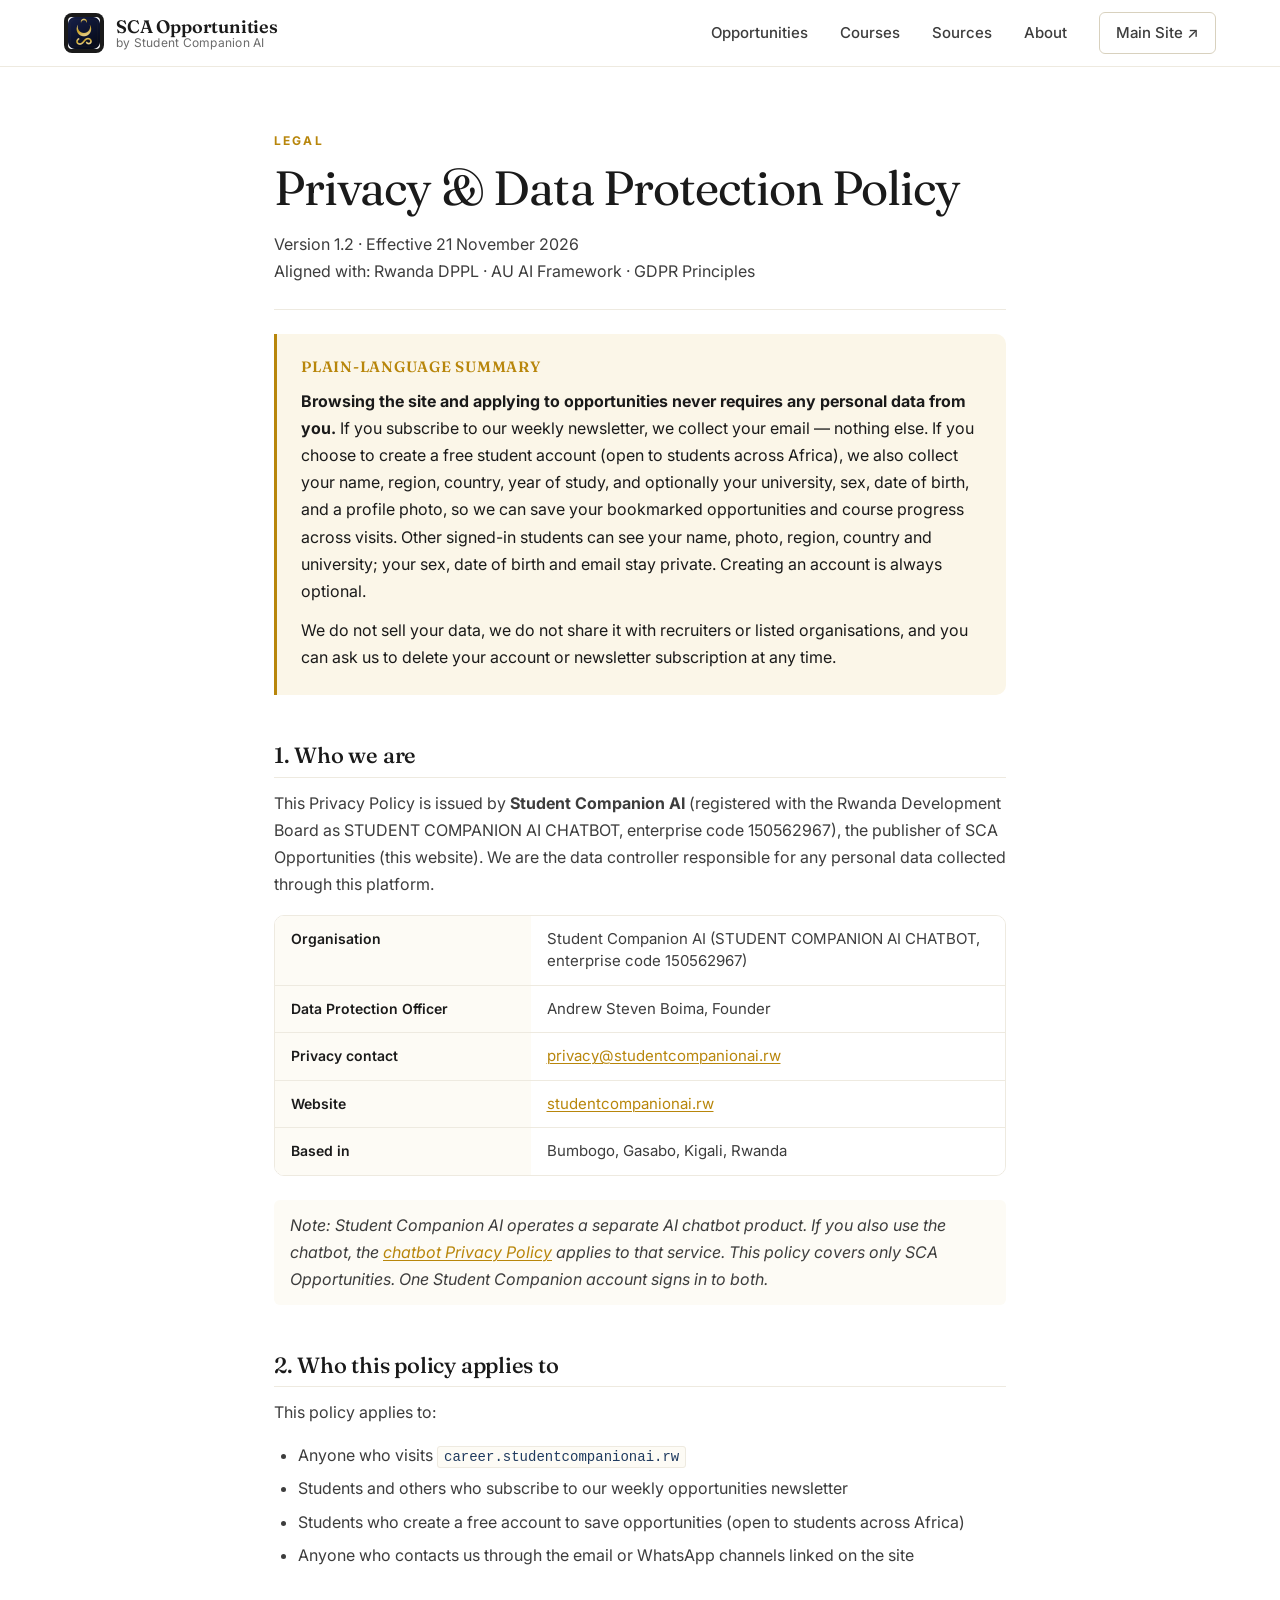
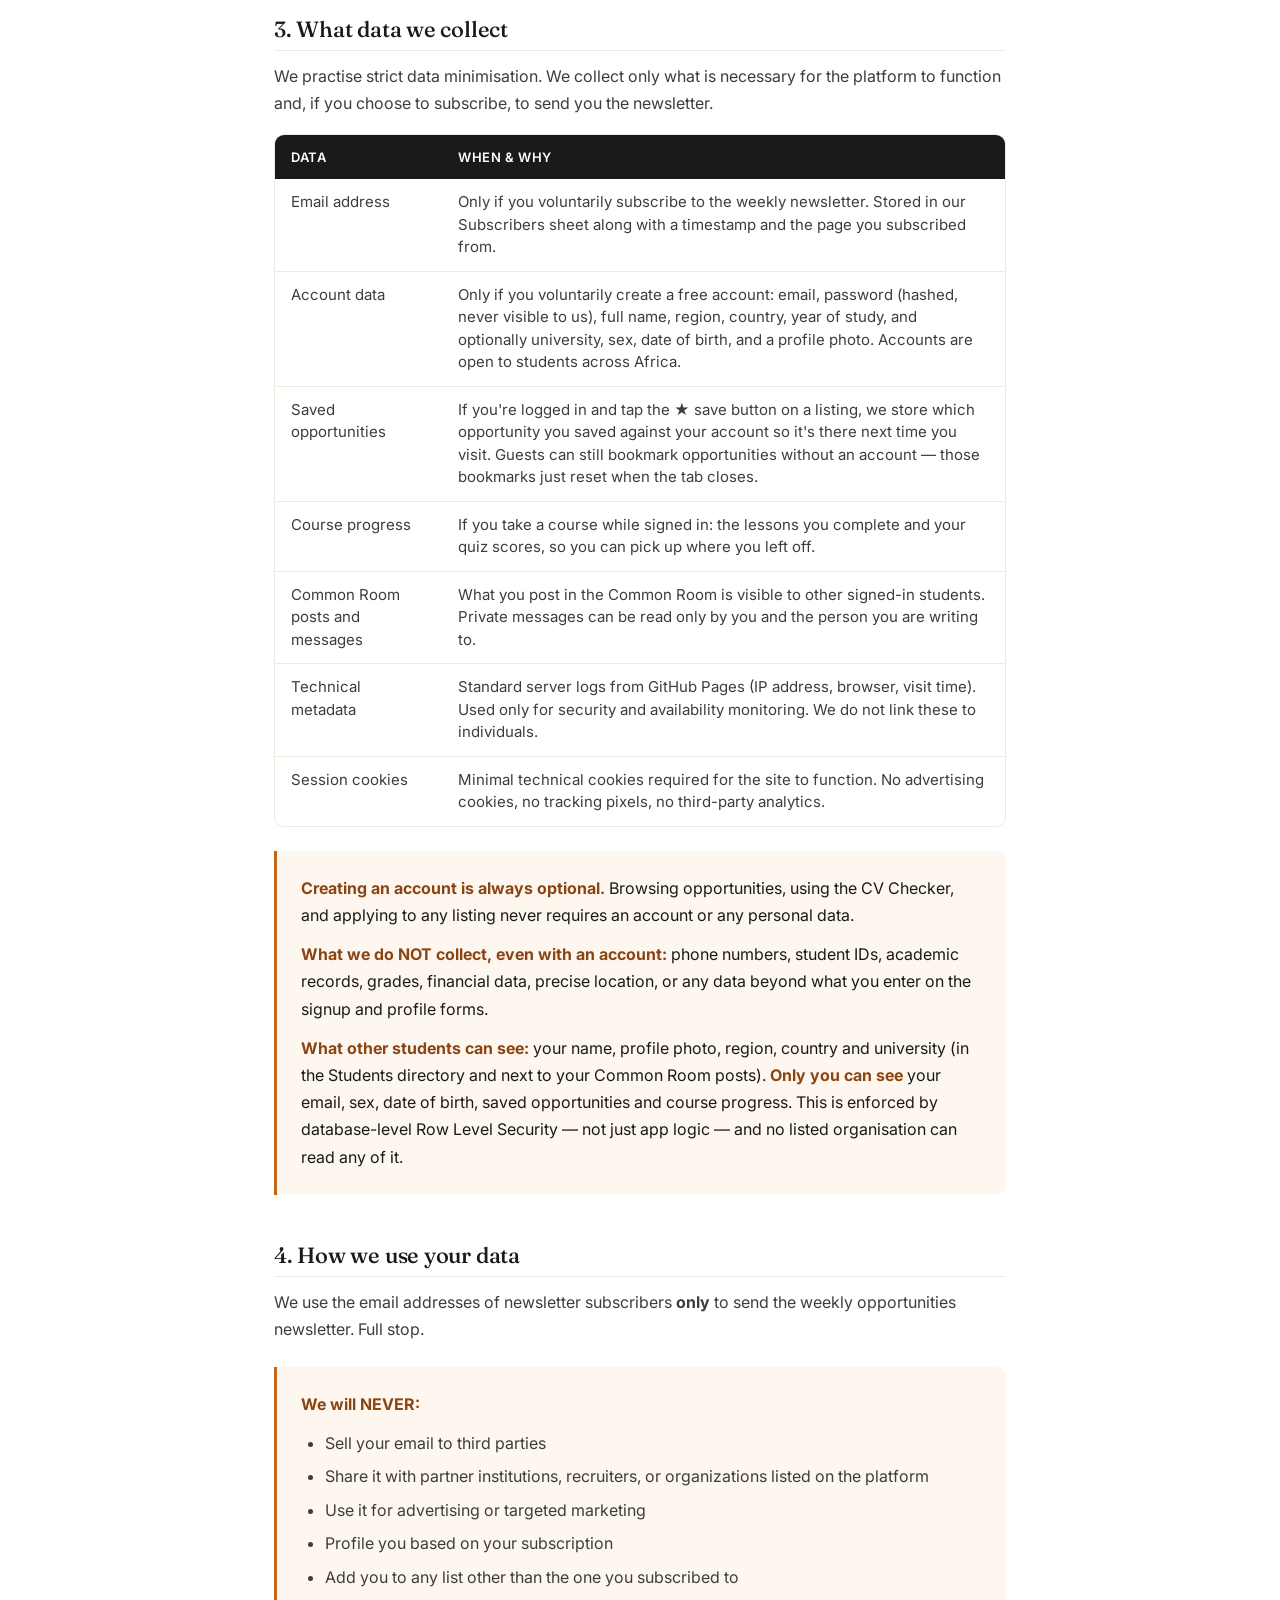
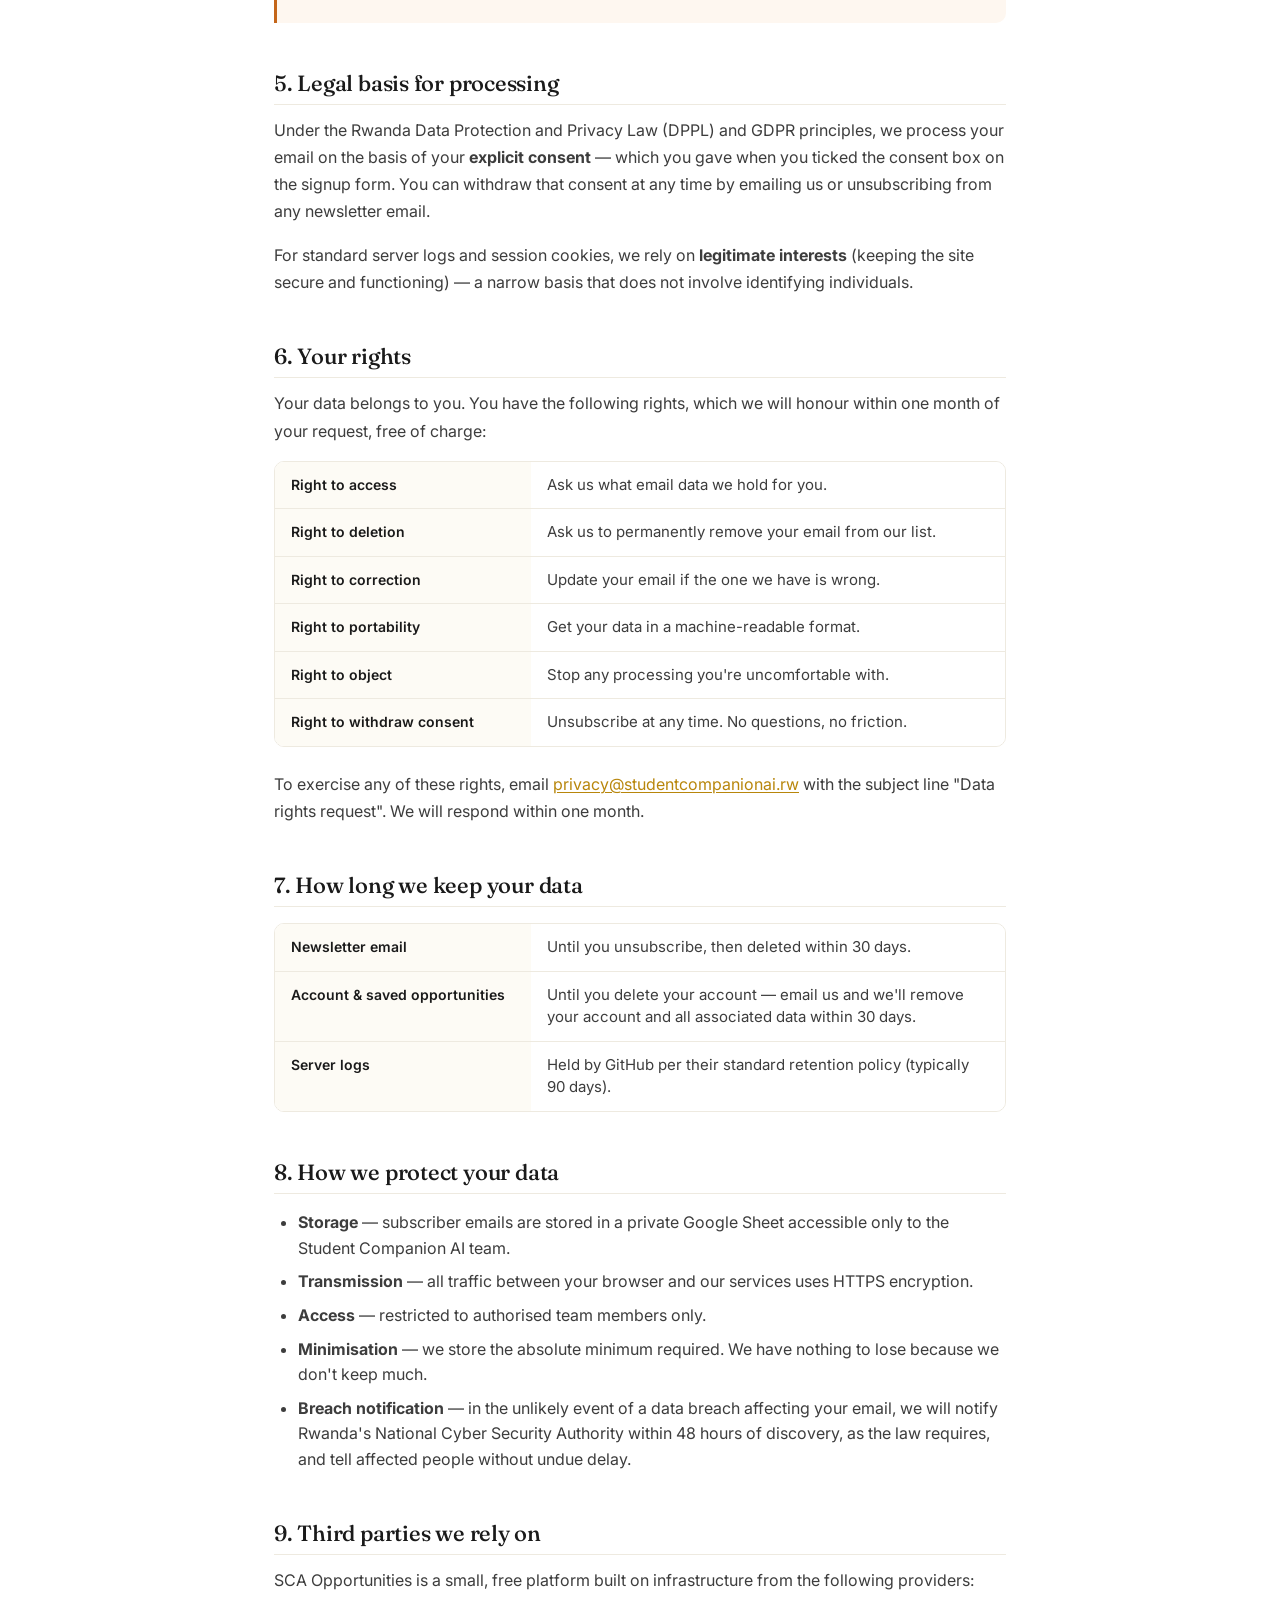
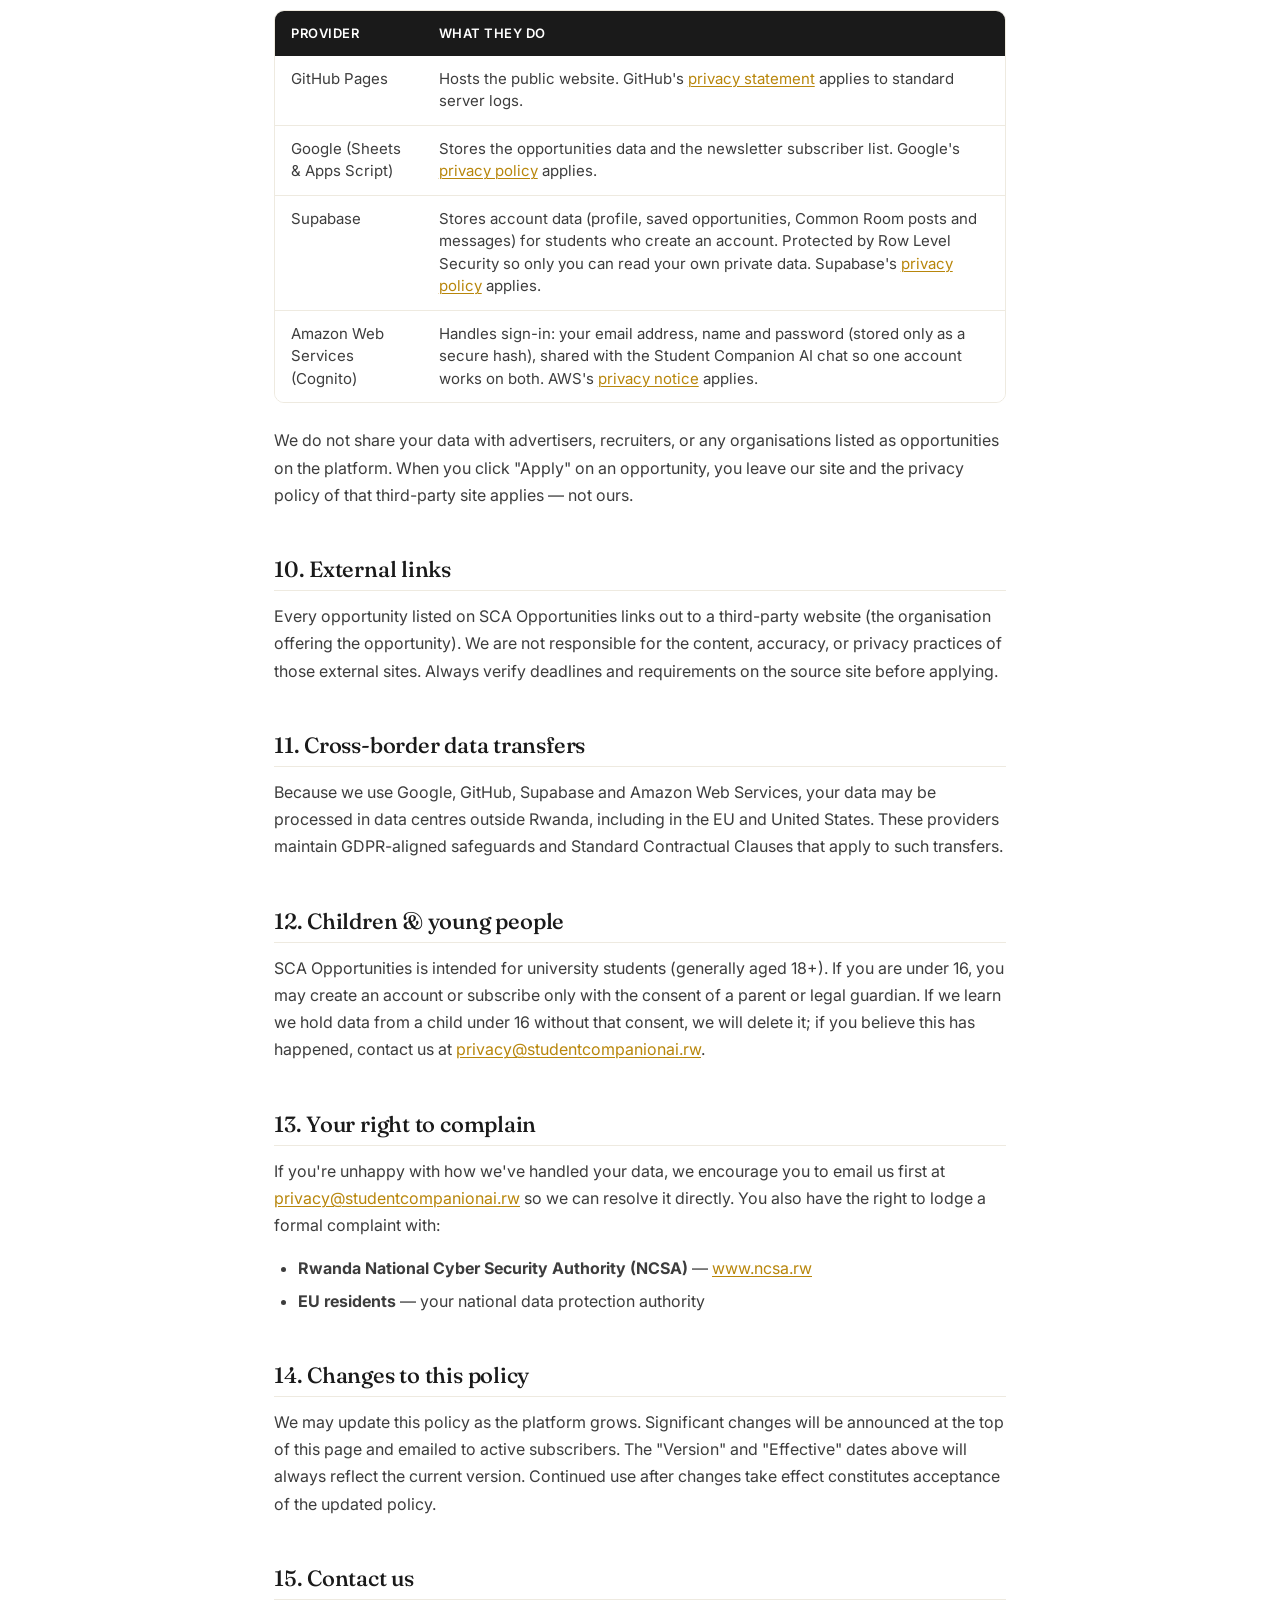
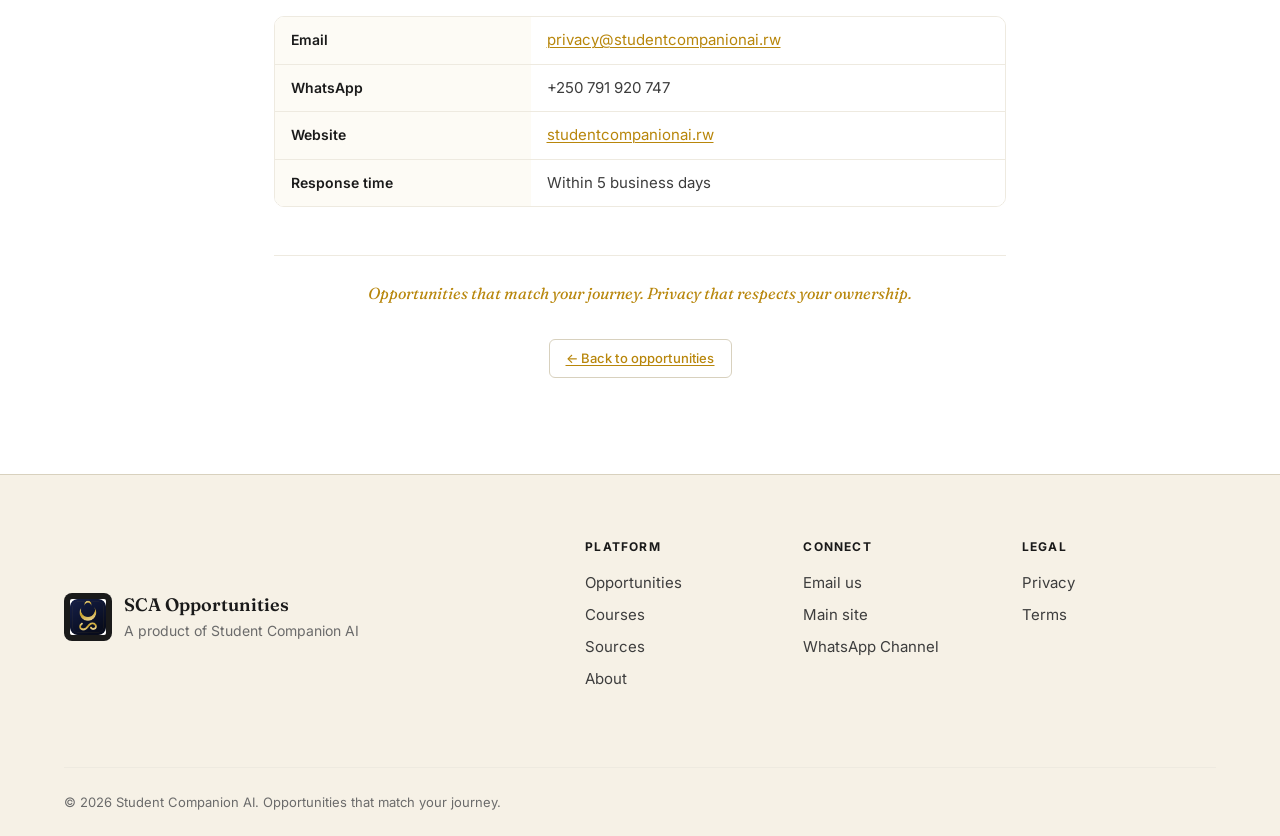
<file: privacy.html>
<!DOCTYPE html>
<html lang="en">
<head>
  <meta charset="UTF-8" />
  <meta name="viewport" content="width=device-width, initial-scale=1.0, viewport-fit=cover" />
  <title>Privacy Policy — SCA Opportunities</title>
  <meta name="description" content="Privacy and data protection policy for SCA Opportunities, a Student Companion AI product." />

  <meta name="theme-color" content="#1A1A1A" />
  <link rel="manifest" href="site.webmanifest" />
  <meta name="mobile-web-app-capable" content="yes" />
  <meta name="apple-mobile-web-app-capable" content="yes" />
  <meta name="apple-mobile-web-app-status-bar-style" content="black-translucent" />
  <meta name="apple-mobile-web-app-title" content="SCA Opps" />
  <link rel="icon" type="image/png" href="assets/logo.png" />
  <link rel="apple-touch-icon" href="assets/icon-192.png" />

  <link rel="preconnect" href="https://fonts.googleapis.com" />
  <link rel="preconnect" href="https://fonts.gstatic.com" crossorigin />
  <link href="https://fonts.googleapis.com/css2?family=Fraunces:ital,opsz,wght@0,9..144,300;0,9..144,400;0,9..144,500;0,9..144,600;0,9..144,700;1,9..144,400&family=Inter:wght@300;400;500;600;700&display=swap" rel="stylesheet" />

  <link rel="stylesheet" href="styles.css" />
  <link rel="stylesheet" href="legal.css" />
</head>
<body>

  <!-- ========== HEADER ========== -->
  <header class="site-header" role="banner">
    <div class="container header-inner">
      <a href="index.html" class="brand" aria-label="SCA Opportunities home">
        <img src="assets/logo.png" alt="" class="brand-mark" />
        <div class="brand-text">
          <span class="brand-name">SCA Opportunities</span>
          <span class="brand-sub">by Student Companion AI</span>
        </div>
      </a>

      <nav class="site-nav" aria-label="Primary">
        <a href="index.html#opportunities">Opportunities</a>
        <a href="courses.html">Courses</a>
        <a href="index.html#sources">Sources</a>
        <a href="index.html#about">About</a>
        <a href="https://studentcompanionai.rw" target="_blank" rel="noopener" class="nav-cta">Main Site ↗</a>
      </nav>
    </div>
  </header>

  <!-- ========== LEGAL PAGE ========== -->
  <main class="legal">
    <div class="container legal-container">

      <div class="legal-eyebrow">Legal</div>
      <h1 class="legal-title">Privacy &amp; Data Protection Policy</h1>
      <p class="legal-meta">
        Version 1.2 · Effective 21 November 2026<br/>
        Aligned with: Rwanda DPPL · AU AI Framework · GDPR Principles
      </p>

      <!-- Plain language summary -->
      <div class="legal-callout">
        <h2 class="legal-callout-title">Plain-language summary</h2>
        <p><strong>Browsing the site and applying to opportunities never requires any personal data from you.</strong> If you subscribe to our weekly newsletter, we collect your email — nothing else. If you choose to create a free student account (open to students across Africa), we also collect your name, region, country, year of study, and optionally your university, sex, date of birth, and a profile photo, so we can save your bookmarked opportunities and course progress across visits. Other signed-in students can see your name, photo, region, country and university; your sex, date of birth and email stay private. Creating an account is always optional.</p>
        <p>We do not sell your data, we do not share it with recruiters or listed organisations, and you can ask us to delete your account or newsletter subscription at any time.</p>
      </div>

      <!-- Section 1 -->
      <h2 class="legal-h2">1. Who we are</h2>
      <p>This Privacy Policy is issued by <strong>Student Companion AI</strong> (registered with the Rwanda Development Board as STUDENT COMPANION AI CHATBOT, enterprise code 150562967), the publisher of SCA Opportunities (this website). We are the data controller responsible for any personal data collected through this platform.</p>

      <div class="legal-table-wrap">
        <table class="legal-table">
          <tbody>
            <tr><th>Organisation</th><td>Student Companion AI (STUDENT COMPANION AI CHATBOT, enterprise code 150562967)</td></tr>
            <tr><th>Data Protection Officer</th><td>Andrew Steven Boima, Founder</td></tr>
            <tr><th>Privacy contact</th><td><a href="mailto:privacy@studentcompanionai.rw">privacy@studentcompanionai.rw</a></td></tr>
            <tr><th>Website</th><td><a href="https://studentcompanionai.rw" target="_blank" rel="noopener">studentcompanionai.rw</a></td></tr>
            <tr><th>Based in</th><td>Bumbogo, Gasabo, Kigali, Rwanda</td></tr>
          </tbody>
        </table>
      </div>

      <p class="legal-note">Note: Student Companion AI operates a separate AI chatbot product. If you also use the chatbot, the <a href="https://chat.studentcompanionai.rw/privacy" target="_blank" rel="noopener">chatbot Privacy Policy</a> applies to that service. This policy covers only SCA Opportunities. One Student Companion account signs in to both.</p>

      <!-- Section 2 -->
      <h2 class="legal-h2">2. Who this policy applies to</h2>
      <p>This policy applies to:</p>
      <ul class="legal-list">
        <li>Anyone who visits <code>career.studentcompanionai.rw</code></li>
        <li>Students and others who subscribe to our weekly opportunities newsletter</li>
        <li>Students who create a free account to save opportunities (open to students across Africa)</li>
        <li>Anyone who contacts us through the email or WhatsApp channels linked on the site</li>
      </ul>

      <!-- Section 3 -->
      <h2 class="legal-h2">3. What data we collect</h2>
      <p>We practise strict data minimisation. We collect only what is necessary for the platform to function and, if you choose to subscribe, to send you the newsletter.</p>

      <div class="legal-table-wrap">
        <table class="legal-table">
          <thead><tr><th>Data</th><th>When &amp; why</th></tr></thead>
          <tbody>
            <tr>
              <td>Email address</td>
              <td>Only if you voluntarily subscribe to the weekly newsletter. Stored in our Subscribers sheet along with a timestamp and the page you subscribed from.</td>
            </tr>
            <tr>
              <td>Account data</td>
              <td>Only if you voluntarily create a free account: email, password (hashed, never visible to us), full name, region, country, year of study, and optionally university, sex, date of birth, and a profile photo. Accounts are open to students across Africa.</td>
            </tr>
            <tr>
              <td>Saved opportunities</td>
              <td>If you're logged in and tap the ★ save button on a listing, we store which opportunity you saved against your account so it's there next time you visit. Guests can still bookmark opportunities without an account — those bookmarks just reset when the tab closes.</td>
            </tr>
            <tr>
              <td>Course progress</td>
              <td>If you take a course while signed in: the lessons you complete and your quiz scores, so you can pick up where you left off.</td>
            </tr>
            <tr>
              <td>Common Room posts and messages</td>
              <td>What you post in the Common Room is visible to other signed-in students. Private messages can be read only by you and the person you are writing to.</td>
            </tr>
            <tr>
              <td>Technical metadata</td>
              <td>Standard server logs from GitHub Pages (IP address, browser, visit time). Used only for security and availability monitoring. We do not link these to individuals.</td>
            </tr>
            <tr>
              <td>Session cookies</td>
              <td>Minimal technical cookies required for the site to function. No advertising cookies, no tracking pixels, no third-party analytics.</td>
            </tr>
          </tbody>
        </table>
      </div>

      <div class="legal-callout legal-callout-strict">
        <p><strong>Creating an account is always optional.</strong> Browsing opportunities, using the CV Checker, and applying to any listing never requires an account or any personal data.</p>
        <p><strong>What we do NOT collect, even with an account:</strong> phone numbers, student IDs, academic records, grades, financial data, precise location, or any data beyond what you enter on the signup and profile forms.</p>
        <p><strong>What other students can see:</strong> your name, profile photo, region, country and university (in the Students directory and next to your Common Room posts). <strong>Only you can see</strong> your email, sex, date of birth, saved opportunities and course progress. This is enforced by database-level Row Level Security — not just app logic — and no listed organisation can read any of it.</p>
      </div>

      <!-- Section 4 -->
      <h2 class="legal-h2">4. How we use your data</h2>
      <p>We use the email addresses of newsletter subscribers <strong>only</strong> to send the weekly opportunities newsletter. Full stop.</p>

      <div class="legal-callout legal-callout-strict">
        <p><strong>We will NEVER:</strong></p>
        <ul class="legal-list">
          <li>Sell your email to third parties</li>
          <li>Share it with partner institutions, recruiters, or organizations listed on the platform</li>
          <li>Use it for advertising or targeted marketing</li>
          <li>Profile you based on your subscription</li>
          <li>Add you to any list other than the one you subscribed to</li>
        </ul>
      </div>

      <!-- Section 5 -->
      <h2 class="legal-h2">5. Legal basis for processing</h2>
      <p>Under the Rwanda Data Protection and Privacy Law (DPPL) and GDPR principles, we process your email on the basis of your <strong>explicit consent</strong> — which you gave when you ticked the consent box on the signup form. You can withdraw that consent at any time by emailing us or unsubscribing from any newsletter email.</p>
      <p>For standard server logs and session cookies, we rely on <strong>legitimate interests</strong> (keeping the site secure and functioning) — a narrow basis that does not involve identifying individuals.</p>

      <!-- Section 6 -->
      <h2 class="legal-h2">6. Your rights</h2>
      <p>Your data belongs to you. You have the following rights, which we will honour within one month of your request, free of charge:</p>

      <div class="legal-table-wrap">
        <table class="legal-table">
          <tbody>
            <tr><th>Right to access</th><td>Ask us what email data we hold for you.</td></tr>
            <tr><th>Right to deletion</th><td>Ask us to permanently remove your email from our list.</td></tr>
            <tr><th>Right to correction</th><td>Update your email if the one we have is wrong.</td></tr>
            <tr><th>Right to portability</th><td>Get your data in a machine-readable format.</td></tr>
            <tr><th>Right to object</th><td>Stop any processing you're uncomfortable with.</td></tr>
            <tr><th>Right to withdraw consent</th><td>Unsubscribe at any time. No questions, no friction.</td></tr>
          </tbody>
        </table>
      </div>

      <p>To exercise any of these rights, email <a href="mailto:privacy@studentcompanionai.rw">privacy@studentcompanionai.rw</a> with the subject line "Data rights request". We will respond within one month.</p>

      <!-- Section 7 -->
      <h2 class="legal-h2">7. How long we keep your data</h2>
      <div class="legal-table-wrap">
        <table class="legal-table">
          <tbody>
            <tr><th>Newsletter email</th><td>Until you unsubscribe, then deleted within 30 days.</td></tr>
            <tr><th>Account &amp; saved opportunities</th><td>Until you delete your account — email us and we'll remove your account and all associated data within 30 days.</td></tr>
            <tr><th>Server logs</th><td>Held by GitHub per their standard retention policy (typically 90 days).</td></tr>
          </tbody>
        </table>
      </div>

      <!-- Section 8 -->
      <h2 class="legal-h2">8. How we protect your data</h2>
      <ul class="legal-list">
        <li><strong>Storage</strong> — subscriber emails are stored in a private Google Sheet accessible only to the Student Companion AI team.</li>
        <li><strong>Transmission</strong> — all traffic between your browser and our services uses HTTPS encryption.</li>
        <li><strong>Access</strong> — restricted to authorised team members only.</li>
        <li><strong>Minimisation</strong> — we store the absolute minimum required. We have nothing to lose because we don't keep much.</li>
        <li><strong>Breach notification</strong> — in the unlikely event of a data breach affecting your email, we will notify Rwanda's National Cyber Security Authority within 48 hours of discovery, as the law requires, and tell affected people without undue delay.</li>
      </ul>

      <!-- Section 9 -->
      <h2 class="legal-h2">9. Third parties we rely on</h2>
      <p>SCA Opportunities is a small, free platform built on infrastructure from the following providers:</p>

      <div class="legal-table-wrap">
        <table class="legal-table">
          <thead><tr><th>Provider</th><th>What they do</th></tr></thead>
          <tbody>
            <tr>
              <td>GitHub Pages</td>
              <td>Hosts the public website. GitHub's <a href="https://docs.github.com/en/site-policy/privacy-policies/github-general-privacy-statement" target="_blank" rel="noopener">privacy statement</a> applies to standard server logs.</td>
            </tr>
            <tr>
              <td>Google (Sheets &amp; Apps Script)</td>
              <td>Stores the opportunities data and the newsletter subscriber list. Google's <a href="https://policies.google.com/privacy" target="_blank" rel="noopener">privacy policy</a> applies.</td>
            </tr>
            <tr>
              <td>Supabase</td>
              <td>Stores account data (profile, saved opportunities, Common Room posts and messages) for students who create an account. Protected by Row Level Security so only you can read your own private data. Supabase's <a href="https://supabase.com/privacy" target="_blank" rel="noopener">privacy policy</a> applies.</td>
            </tr>
            <tr>
              <td>Amazon Web Services (Cognito)</td>
              <td>Handles sign-in: your email address, name and password (stored only as a secure hash), shared with the Student Companion AI chat so one account works on both. AWS's <a href="https://aws.amazon.com/privacy/" target="_blank" rel="noopener">privacy notice</a> applies.</td>
            </tr>
          </tbody>
        </table>
      </div>

      <p>We do not share your data with advertisers, recruiters, or any organisations listed as opportunities on the platform. When you click "Apply" on an opportunity, you leave our site and the privacy policy of that third-party site applies — not ours.</p>

      <!-- Section 10 -->
      <h2 class="legal-h2">10. External links</h2>
      <p>Every opportunity listed on SCA Opportunities links out to a third-party website (the organisation offering the opportunity). We are not responsible for the content, accuracy, or privacy practices of those external sites. Always verify deadlines and requirements on the source site before applying.</p>

      <!-- Section 11 -->
      <h2 class="legal-h2">11. Cross-border data transfers</h2>
      <p>Because we use Google, GitHub, Supabase and Amazon Web Services, your data may be processed in data centres outside Rwanda, including in the EU and United States. These providers maintain GDPR-aligned safeguards and Standard Contractual Clauses that apply to such transfers.</p>

      <!-- Section 12 -->
      <h2 class="legal-h2">12. Children &amp; young people</h2>
      <p>SCA Opportunities is intended for university students (generally aged 18+). If you are under 16, you may create an account or subscribe only with the consent of a parent or legal guardian. If we learn we hold data from a child under 16 without that consent, we will delete it; if you believe this has happened, contact us at <a href="mailto:privacy@studentcompanionai.rw">privacy@studentcompanionai.rw</a>.</p>

      <!-- Section 13 -->
      <h2 class="legal-h2">13. Your right to complain</h2>
      <p>If you're unhappy with how we've handled your data, we encourage you to email us first at <a href="mailto:privacy@studentcompanionai.rw">privacy@studentcompanionai.rw</a> so we can resolve it directly. You also have the right to lodge a formal complaint with:</p>
      <ul class="legal-list">
        <li><strong>Rwanda National Cyber Security Authority (NCSA)</strong> — <a href="https://www.ncsa.rw" target="_blank" rel="noopener">www.ncsa.rw</a></li>
        <li><strong>EU residents</strong> — your national data protection authority</li>
      </ul>

      <!-- Section 14 -->
      <h2 class="legal-h2">14. Changes to this policy</h2>
      <p>We may update this policy as the platform grows. Significant changes will be announced at the top of this page and emailed to active subscribers. The "Version" and "Effective" dates above will always reflect the current version. Continued use after changes take effect constitutes acceptance of the updated policy.</p>

      <!-- Section 15 -->
      <h2 class="legal-h2">15. Contact us</h2>
      <div class="legal-table-wrap">
        <table class="legal-table">
          <tbody>
            <tr><th>Email</th><td><a href="mailto:privacy@studentcompanionai.rw">privacy@studentcompanionai.rw</a></td></tr>
            <tr><th>WhatsApp</th><td>+250 791 920 747</td></tr>
            <tr><th>Website</th><td><a href="https://studentcompanionai.rw" target="_blank" rel="noopener">studentcompanionai.rw</a></td></tr>
            <tr><th>Response time</th><td>Within 5 business days</td></tr>
          </tbody>
        </table>
      </div>

      <p class="legal-close">
        <em>Opportunities that match your journey. Privacy that respects your ownership.</em>
      </p>

      <div class="legal-back">
        <a href="index.html" class="btn btn-ghost btn-sm">← Back to opportunities</a>
      </div>

    </div>
  </main>

  <!-- ========== FOOTER ========== -->
  <footer class="site-footer">
    <div class="container footer-inner">
      <div class="footer-brand">
        <img src="assets/logo.png" alt="" class="footer-mark" />
        <div>
          <p class="footer-name">SCA Opportunities</p>
          <p class="footer-sub">A product of Student Companion AI</p>
        </div>
      </div>

      <div class="footer-links">
        <div>
          <h4>Platform</h4>
          <a href="index.html#opportunities">Opportunities</a>
          <a href="courses.html">Courses</a>
          <a href="index.html#sources">Sources</a>
          <a href="index.html#about">About</a>
        </div>
        <div>
          <h4>Connect</h4>
          <a href="mailto:info@studentcompanionai.rw">Email us</a>
          <a href="https://studentcompanionai.rw" target="_blank" rel="noopener">Main site</a>
          <a href="https://whatsapp.com/channel/0029VajtyR71SWt02iOsLK2l" target="_blank" rel="noopener">WhatsApp Channel</a>
        </div>
        <div>
          <h4>Legal</h4>
          <a href="privacy.html">Privacy</a>
          <a href="terms.html">Terms</a>
        </div>
      </div>

      <p class="footer-base">© <span id="year">2026</span> Student Companion AI. Opportunities that match your journey.</p>
    </div>
  </footer>

  <script>
    document.getElementById("year").textContent = new Date().getFullYear();
  </script>
</body>
</html>
</file>
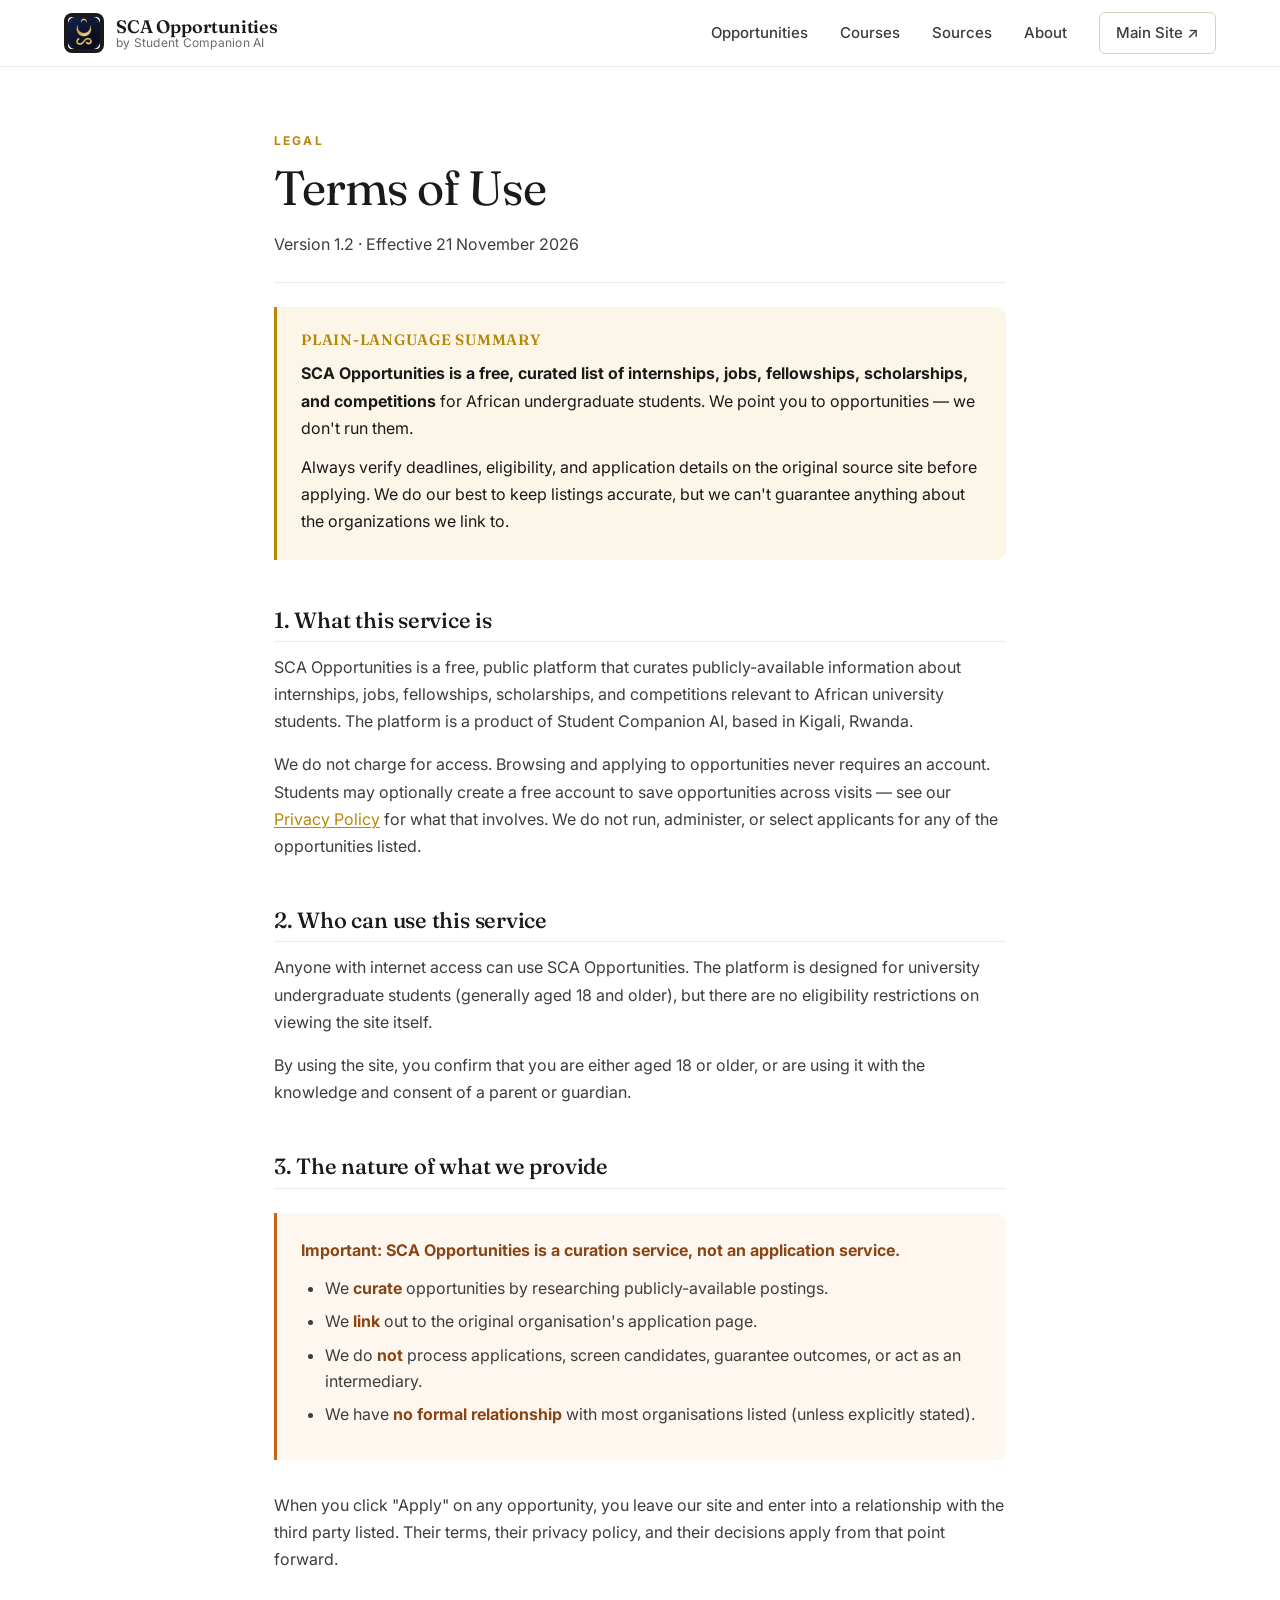
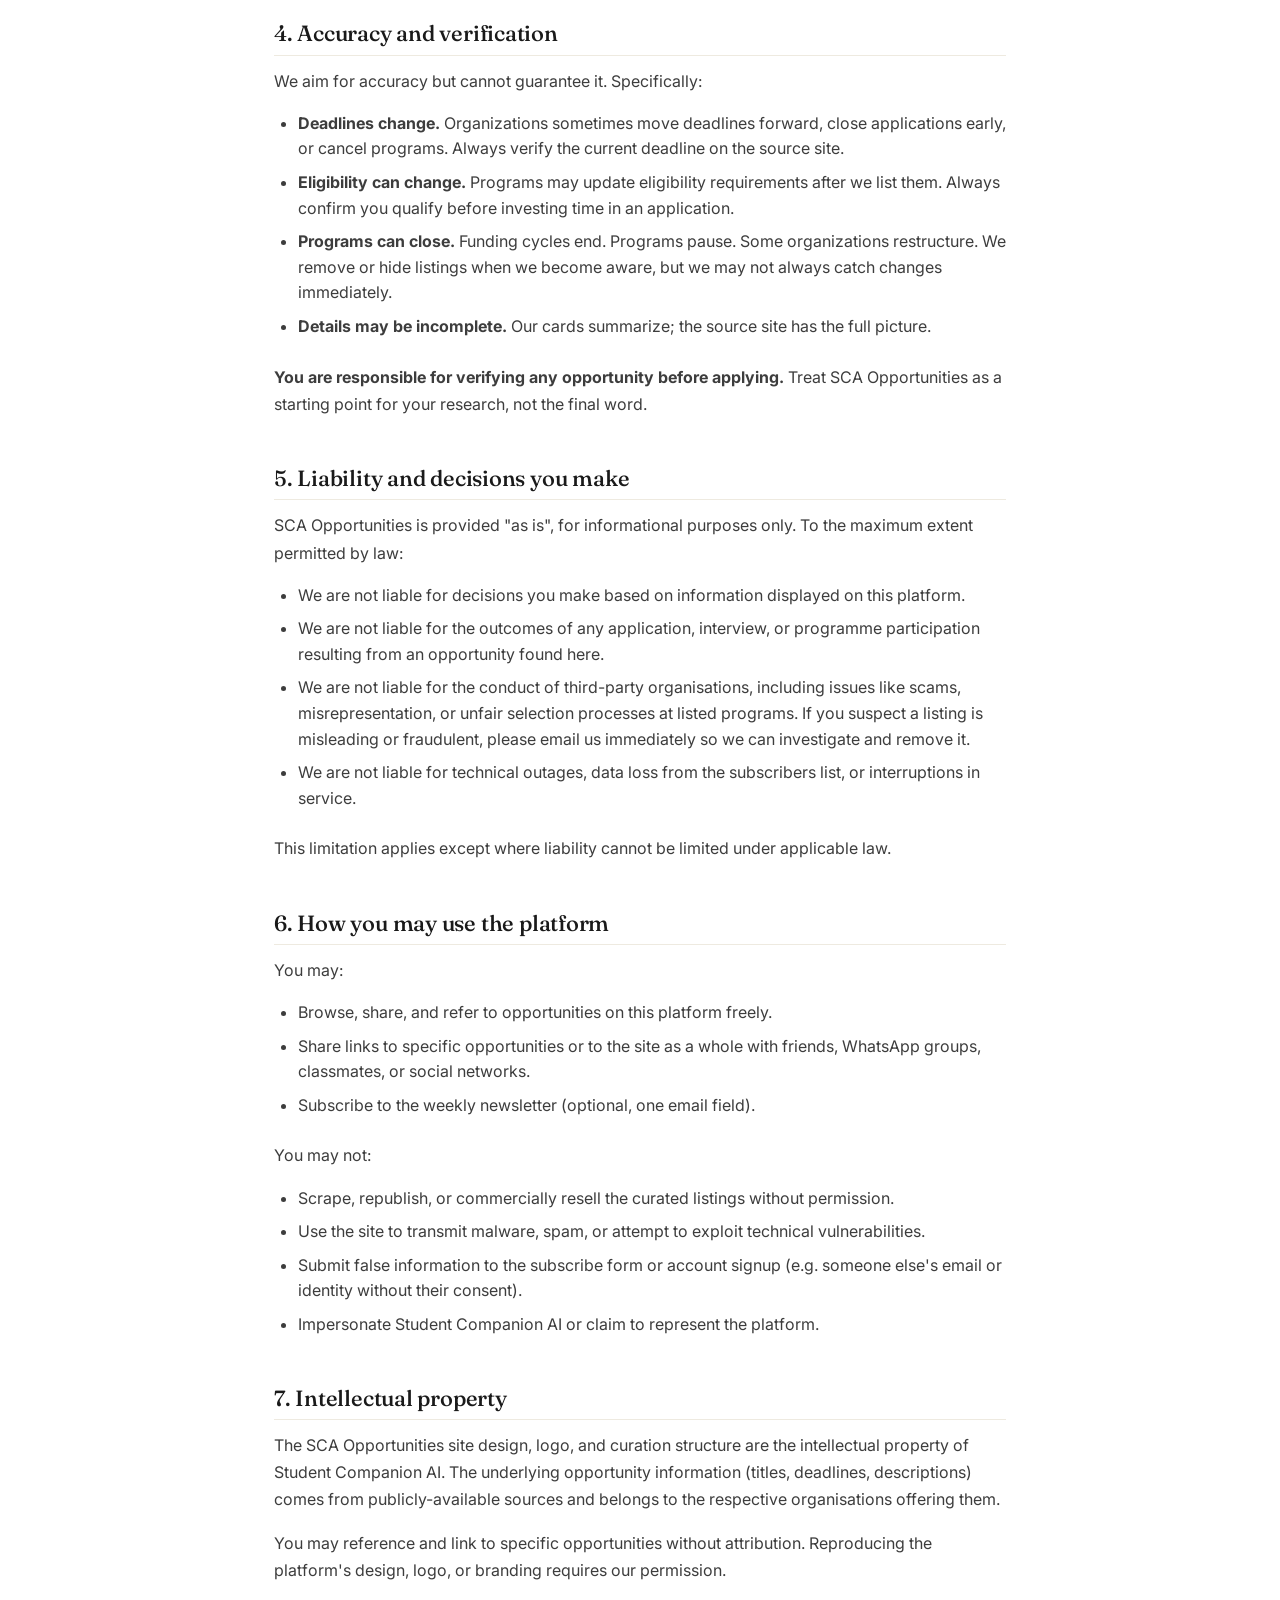
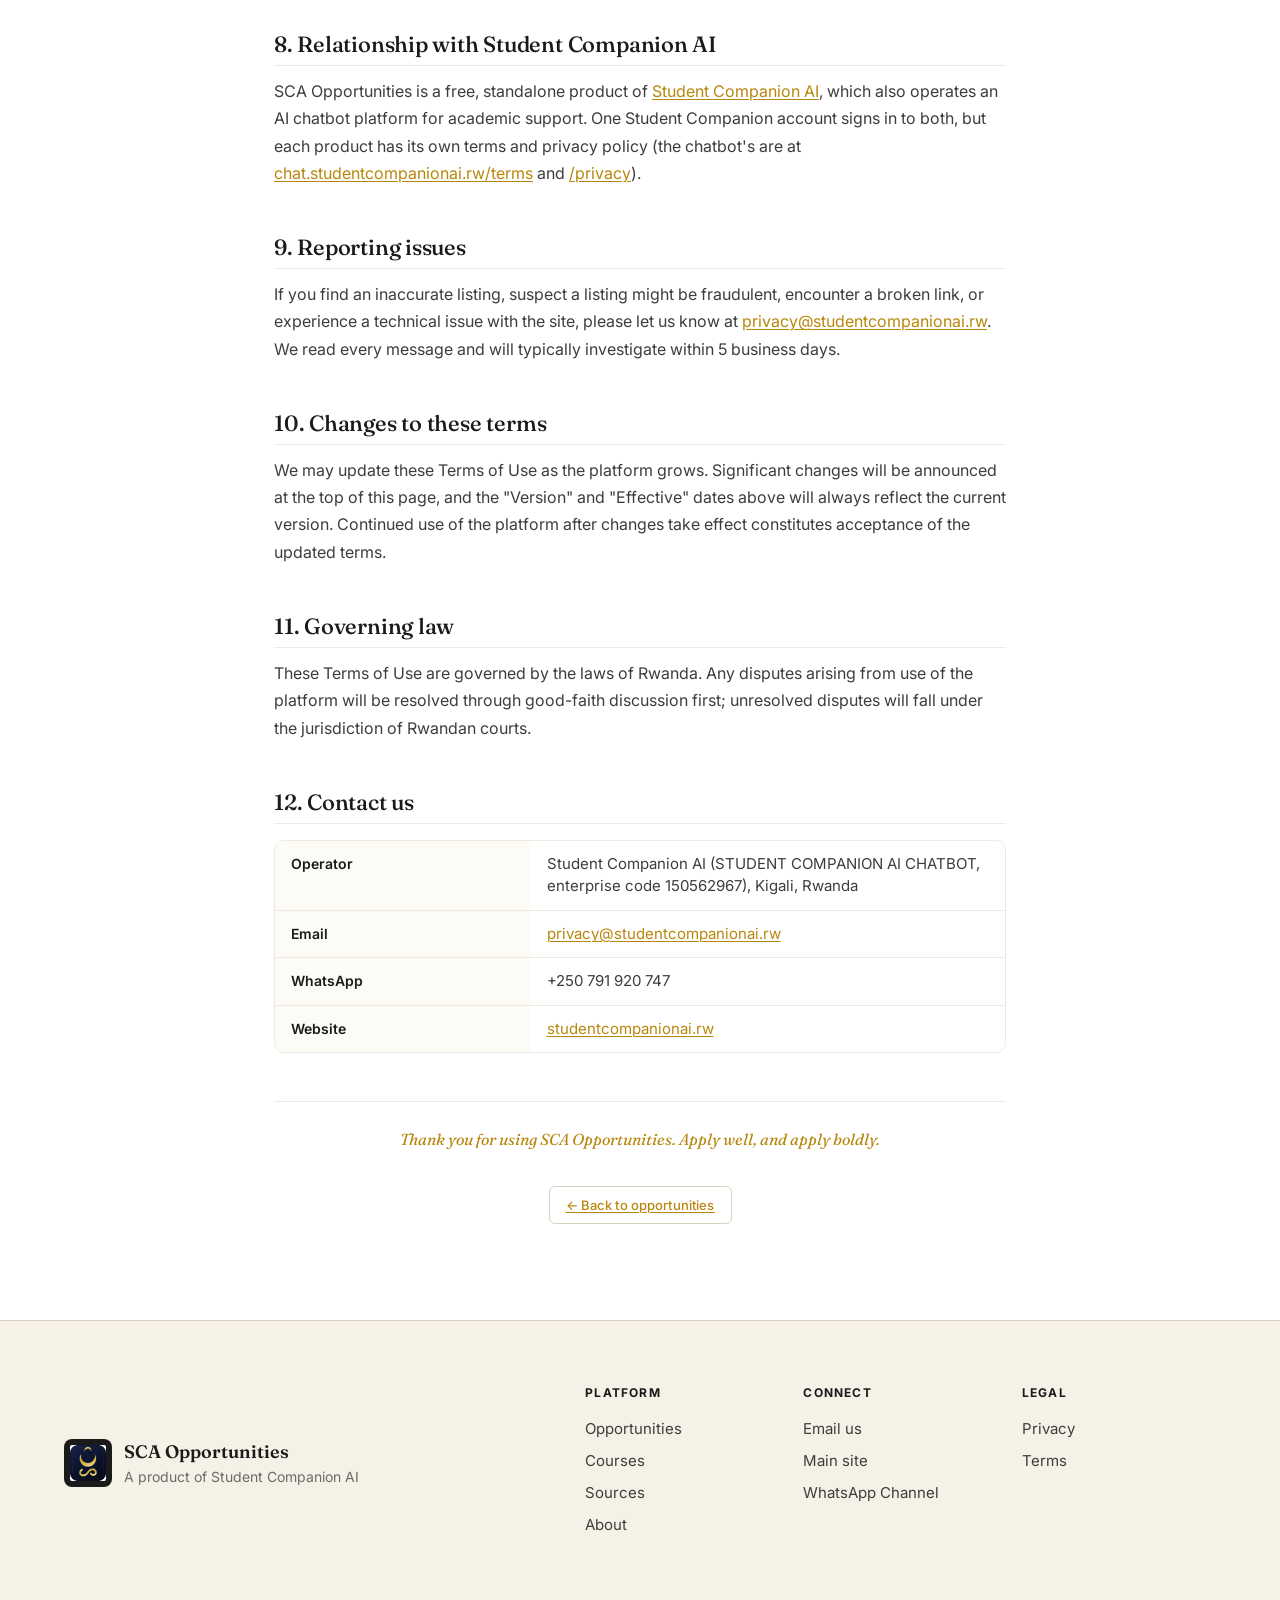
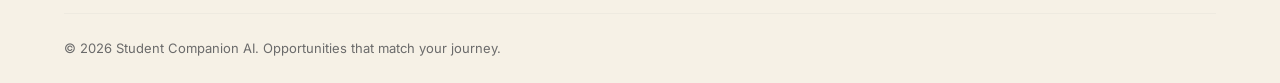
<file: terms.html>
<!DOCTYPE html>
<html lang="en">
<head>
  <meta charset="UTF-8" />
  <meta name="viewport" content="width=device-width, initial-scale=1.0, viewport-fit=cover" />
  <title>Terms of Use — SCA Opportunities</title>
  <meta name="description" content="Terms of use for SCA Opportunities, a Student Companion AI product." />

  <meta name="theme-color" content="#1A1A1A" />
  <link rel="manifest" href="site.webmanifest" />
  <meta name="mobile-web-app-capable" content="yes" />
  <meta name="apple-mobile-web-app-capable" content="yes" />
  <meta name="apple-mobile-web-app-status-bar-style" content="black-translucent" />
  <meta name="apple-mobile-web-app-title" content="SCA Opps" />
  <link rel="icon" type="image/png" href="assets/logo.png" />
  <link rel="apple-touch-icon" href="assets/icon-192.png" />

  <link rel="preconnect" href="https://fonts.googleapis.com" />
  <link rel="preconnect" href="https://fonts.gstatic.com" crossorigin />
  <link href="https://fonts.googleapis.com/css2?family=Fraunces:ital,opsz,wght@0,9..144,300;0,9..144,400;0,9..144,500;0,9..144,600;0,9..144,700;1,9..144,400&family=Inter:wght@300;400;500;600;700&display=swap" rel="stylesheet" />

  <link rel="stylesheet" href="styles.css" />
  <link rel="stylesheet" href="legal.css" />
</head>
<body>

  <!-- ========== HEADER ========== -->
  <header class="site-header" role="banner">
    <div class="container header-inner">
      <a href="index.html" class="brand" aria-label="SCA Opportunities home">
        <img src="assets/logo.png" alt="" class="brand-mark" />
        <div class="brand-text">
          <span class="brand-name">SCA Opportunities</span>
          <span class="brand-sub">by Student Companion AI</span>
        </div>
      </a>

      <nav class="site-nav" aria-label="Primary">
        <a href="index.html#opportunities">Opportunities</a>
        <a href="courses.html">Courses</a>
        <a href="index.html#sources">Sources</a>
        <a href="index.html#about">About</a>
        <a href="https://studentcompanionai.rw" target="_blank" rel="noopener" class="nav-cta">Main Site ↗</a>
      </nav>
    </div>
  </header>

  <!-- ========== LEGAL PAGE ========== -->
  <main class="legal">
    <div class="container legal-container">

      <div class="legal-eyebrow">Legal</div>
      <h1 class="legal-title">Terms of Use</h1>
      <p class="legal-meta">
        Version 1.2 · Effective 21 November 2026
      </p>

      <!-- Plain language summary -->
      <div class="legal-callout">
        <h2 class="legal-callout-title">Plain-language summary</h2>
        <p><strong>SCA Opportunities is a free, curated list of internships, jobs, fellowships, scholarships, and competitions</strong> for African undergraduate students. We point you to opportunities — we don't run them.</p>
        <p>Always verify deadlines, eligibility, and application details on the original source site before applying. We do our best to keep listings accurate, but we can't guarantee anything about the organizations we link to.</p>
      </div>

      <!-- Section 1 -->
      <h2 class="legal-h2">1. What this service is</h2>
      <p>SCA Opportunities is a free, public platform that curates publicly-available information about internships, jobs, fellowships, scholarships, and competitions relevant to African university students. The platform is a product of Student Companion AI, based in Kigali, Rwanda.</p>

      <p>We do not charge for access. Browsing and applying to opportunities never requires an account. Students may optionally create a free account to save opportunities across visits — see our <a href="privacy.html">Privacy Policy</a> for what that involves. We do not run, administer, or select applicants for any of the opportunities listed.</p>

      <!-- Section 2 -->
      <h2 class="legal-h2">2. Who can use this service</h2>
      <p>Anyone with internet access can use SCA Opportunities. The platform is designed for university undergraduate students (generally aged 18 and older), but there are no eligibility restrictions on viewing the site itself.</p>

      <p>By using the site, you confirm that you are either aged 18 or older, or are using it with the knowledge and consent of a parent or guardian.</p>

      <!-- Section 3 -->
      <h2 class="legal-h2">3. The nature of what we provide</h2>

      <div class="legal-callout legal-callout-strict">
        <p><strong>Important: SCA Opportunities is a curation service, not an application service.</strong></p>
        <ul class="legal-list">
          <li>We <strong>curate</strong> opportunities by researching publicly-available postings.</li>
          <li>We <strong>link</strong> out to the original organisation's application page.</li>
          <li>We do <strong>not</strong> process applications, screen candidates, guarantee outcomes, or act as an intermediary.</li>
          <li>We have <strong>no formal relationship</strong> with most organisations listed (unless explicitly stated).</li>
        </ul>
      </div>

      <p>When you click "Apply" on any opportunity, you leave our site and enter into a relationship with the third party listed. Their terms, their privacy policy, and their decisions apply from that point forward.</p>

      <!-- Section 4 -->
      <h2 class="legal-h2">4. Accuracy and verification</h2>
      <p>We aim for accuracy but cannot guarantee it. Specifically:</p>

      <ul class="legal-list">
        <li><strong>Deadlines change.</strong> Organizations sometimes move deadlines forward, close applications early, or cancel programs. Always verify the current deadline on the source site.</li>
        <li><strong>Eligibility can change.</strong> Programs may update eligibility requirements after we list them. Always confirm you qualify before investing time in an application.</li>
        <li><strong>Programs can close.</strong> Funding cycles end. Programs pause. Some organizations restructure. We remove or hide listings when we become aware, but we may not always catch changes immediately.</li>
        <li><strong>Details may be incomplete.</strong> Our cards summarize; the source site has the full picture.</li>
      </ul>

      <p><strong>You are responsible for verifying any opportunity before applying.</strong> Treat SCA Opportunities as a starting point for your research, not the final word.</p>

      <!-- Section 5 -->
      <h2 class="legal-h2">5. Liability and decisions you make</h2>
      <p>SCA Opportunities is provided "as is", for informational purposes only. To the maximum extent permitted by law:</p>

      <ul class="legal-list">
        <li>We are not liable for decisions you make based on information displayed on this platform.</li>
        <li>We are not liable for the outcomes of any application, interview, or programme participation resulting from an opportunity found here.</li>
        <li>We are not liable for the conduct of third-party organisations, including issues like scams, misrepresentation, or unfair selection processes at listed programs. If you suspect a listing is misleading or fraudulent, please email us immediately so we can investigate and remove it.</li>
        <li>We are not liable for technical outages, data loss from the subscribers list, or interruptions in service.</li>
      </ul>

      <p>This limitation applies except where liability cannot be limited under applicable law.</p>

      <!-- Section 6 -->
      <h2 class="legal-h2">6. How you may use the platform</h2>
      <p>You may:</p>
      <ul class="legal-list">
        <li>Browse, share, and refer to opportunities on this platform freely.</li>
        <li>Share links to specific opportunities or to the site as a whole with friends, WhatsApp groups, classmates, or social networks.</li>
        <li>Subscribe to the weekly newsletter (optional, one email field).</li>
      </ul>

      <p>You may not:</p>
      <ul class="legal-list">
        <li>Scrape, republish, or commercially resell the curated listings without permission.</li>
        <li>Use the site to transmit malware, spam, or attempt to exploit technical vulnerabilities.</li>
        <li>Submit false information to the subscribe form or account signup (e.g. someone else's email or identity without their consent).</li>
        <li>Impersonate Student Companion AI or claim to represent the platform.</li>
      </ul>

      <!-- Section 7 -->
      <h2 class="legal-h2">7. Intellectual property</h2>
      <p>The SCA Opportunities site design, logo, and curation structure are the intellectual property of Student Companion AI. The underlying opportunity information (titles, deadlines, descriptions) comes from publicly-available sources and belongs to the respective organisations offering them.</p>

      <p>You may reference and link to specific opportunities without attribution. Reproducing the platform's design, logo, or branding requires our permission.</p>

      <!-- Section 8 -->
      <h2 class="legal-h2">8. Relationship with Student Companion AI</h2>
      <p>SCA Opportunities is a free, standalone product of <a href="https://studentcompanionai.rw" target="_blank" rel="noopener">Student Companion AI</a>, which also operates an AI chatbot platform for academic support. One Student Companion account signs in to both, but each product has its own terms and privacy policy (the chatbot's are at <a href="https://chat.studentcompanionai.rw/terms" target="_blank" rel="noopener">chat.studentcompanionai.rw/terms</a> and <a href="https://chat.studentcompanionai.rw/privacy" target="_blank" rel="noopener">/privacy</a>).</p>

      <!-- Section 9 -->
      <h2 class="legal-h2">9. Reporting issues</h2>
      <p>If you find an inaccurate listing, suspect a listing might be fraudulent, encounter a broken link, or experience a technical issue with the site, please let us know at <a href="mailto:privacy@studentcompanionai.rw">privacy@studentcompanionai.rw</a>. We read every message and will typically investigate within 5 business days.</p>

      <!-- Section 10 -->
      <h2 class="legal-h2">10. Changes to these terms</h2>
      <p>We may update these Terms of Use as the platform grows. Significant changes will be announced at the top of this page, and the "Version" and "Effective" dates above will always reflect the current version. Continued use of the platform after changes take effect constitutes acceptance of the updated terms.</p>

      <!-- Section 11 -->
      <h2 class="legal-h2">11. Governing law</h2>
      <p>These Terms of Use are governed by the laws of Rwanda. Any disputes arising from use of the platform will be resolved through good-faith discussion first; unresolved disputes will fall under the jurisdiction of Rwandan courts.</p>

      <!-- Section 12 -->
      <h2 class="legal-h2">12. Contact us</h2>
      <div class="legal-table-wrap">
        <table class="legal-table">
          <tbody>
            <tr><th>Operator</th><td>Student Companion AI (STUDENT COMPANION AI CHATBOT, enterprise code 150562967), Kigali, Rwanda</td></tr>
            <tr><th>Email</th><td><a href="mailto:privacy@studentcompanionai.rw">privacy@studentcompanionai.rw</a></td></tr>
            <tr><th>WhatsApp</th><td>+250 791 920 747</td></tr>
            <tr><th>Website</th><td><a href="https://studentcompanionai.rw" target="_blank" rel="noopener">studentcompanionai.rw</a></td></tr>
          </tbody>
        </table>
      </div>

      <p class="legal-close">
        <em>Thank you for using SCA Opportunities. Apply well, and apply boldly.</em>
      </p>

      <div class="legal-back">
        <a href="index.html" class="btn btn-ghost btn-sm">← Back to opportunities</a>
      </div>

    </div>
  </main>

  <!-- ========== FOOTER ========== -->
  <footer class="site-footer">
    <div class="container footer-inner">
      <div class="footer-brand">
        <img src="assets/logo.png" alt="" class="footer-mark" />
        <div>
          <p class="footer-name">SCA Opportunities</p>
          <p class="footer-sub">A product of Student Companion AI</p>
        </div>
      </div>

      <div class="footer-links">
        <div>
          <h4>Platform</h4>
          <a href="index.html#opportunities">Opportunities</a>
          <a href="courses.html">Courses</a>
          <a href="index.html#sources">Sources</a>
          <a href="index.html#about">About</a>
        </div>
        <div>
          <h4>Connect</h4>
          <a href="mailto:info@studentcompanionai.rw">Email us</a>
          <a href="https://studentcompanionai.rw" target="_blank" rel="noopener">Main site</a>
          <a href="https://whatsapp.com/channel/0029VajtyR71SWt02iOsLK2l" target="_blank" rel="noopener">WhatsApp Channel</a>
        </div>
        <div>
          <h4>Legal</h4>
          <a href="privacy.html">Privacy</a>
          <a href="terms.html">Terms</a>
        </div>
      </div>

      <p class="footer-base">© <span id="year">2026</span> Student Companion AI. Opportunities that match your journey.</p>
    </div>
  </footer>

  <script>
    document.getElementById("year").textContent = new Date().getFullYear();
  </script>
</body>
</html>
</file>
<file: styles.css>
/* =============================================================
   SCA Opportunities — Stylesheet
   White/gold editorial aesthetic, mobile-first
   ============================================================= */

:root {
  /* Surfaces */
  --white: #FFFFFF;
  --cream: #FDFBF5;          /* warm off-white for alternate sections */
  --cream-deep: #F6F1E6;     /* slightly deeper for contrast */

  /* Ink */
  --ink: #1A1A1A;            /* primary text */
  --ink-soft: #3D3D3D;       /* secondary text */
  --ink-mute: #6B6B6B;       /* tertiary / meta text */

  /* Gold palette */
  --gold: #B8860B;           /* signature gold (darker, sophisticated) */
  --gold-bright: #D4AF37;    /* hover / highlight */
  --gold-soft: #E8D6A3;      /* subtle backgrounds */
  --gold-wash: #FBF6E8;      /* very light gold tint */

  /* Accent — nods to SCA brand navy, used sparingly */
  --navy: #1F3A5F;
  --navy-soft: #33527A;

  /* Lines & structure */
  --line: #EEEAE0;           /* warm cream line */
  --line-strong: #D8D1BE;

  /* Status */
  --green: #2F7D4A;
  --red: #B83B3B;

  /* Typography */
  --font-display: 'Fraunces', Georgia, 'Times New Roman', serif;
  --font-body: 'Inter', -apple-system, BlinkMacSystemFont, sans-serif;

  /* Spacing scale */
  --s-1: 0.25rem;
  --s-2: 0.5rem;
  --s-3: 0.75rem;
  --s-4: 1rem;
  --s-5: 1.5rem;
  --s-6: 2rem;
  --s-7: 3rem;
  --s-8: 4rem;
  --s-9: 6rem;

  /* Layout */
  --container: 1200px;
  --radius-sm: 6px;
  --radius: 10px;
  --radius-lg: 16px;

  /* Motion */
  --ease: cubic-bezier(0.22, 0.61, 0.36, 1);
  --dur: 220ms;
}

/* -------------------------------------------------------------
   Reset & base
   ------------------------------------------------------------- */
*, *::before, *::after {
  box-sizing: border-box;
}

html {
  scroll-behavior: smooth;
  -webkit-text-size-adjust: 100%;
  /* Needs to be here, not just on body: a position:fixed element
     (the off-canvas nav drawer below) is clipped by the viewport's
     own overflow, not its parent box's — setting this only on body
     does nothing for a fixed element bleeding past the edge. */
  overflow-x: hidden;
}

body {
  margin: 0;
  font-family: var(--font-body);
  font-size: 16px;
  line-height: 1.6;
  color: var(--ink);
  background: var(--white);
  -webkit-font-smoothing: antialiased;
  -moz-osx-font-smoothing: grayscale;
  /* The off-canvas mobile nav drawer sits at right:0 with a real
     320px width before its translateX(100%) slides it out of view —
     transforms don't change layout, so without this every page was
     710px wide (390px viewport + the drawer's own width) on mobile,
     letting a stray horizontal swipe reveal blank space past the
     right edge. Scoped overflow-x:auto containers (e.g. wide tables)
     are unaffected — this only clips the document's own axis. */
  overflow-x: hidden;
  /* overscroll-behavior-y removed from body — on iOS Safari and many
     Android browsers this property on body swallows ALL scroll events,
     making the entire page impossible to scroll with finger or mouse
     wheel. Moved to .site-nav (the drawer) as contain, where it
     actually prevents the pull-to-refresh bleed. */
  /* Removes the gray tap-flash Chrome/Android draws on every link
     and button by default — native apps don't have it, and with it
     every tap reads as "web page" instead of "app". */
  -webkit-tap-highlight-color: transparent;
}

a, button, [role="button"], input, select, textarea {
  /* Skips the ~300ms double-tap-to-zoom delay on touch, so taps feel
     immediate rather than laggy. */
  touch-action: manipulation;
}

img {
  max-width: 100%;
  display: block;
}

a {
  color: var(--navy);
  text-decoration: none;
  transition: color var(--dur) var(--ease);
}

a:hover {
  color: var(--gold);
}

button {
  font-family: inherit;
  cursor: pointer;
}

.container {
  width: 100%;
  max-width: var(--container);
  margin: 0 auto;
  padding: 0 var(--s-5);
}

.visually-hidden {
  position: absolute;
  width: 1px;
  height: 1px;
  padding: 0;
  margin: -1px;
  overflow: hidden;
  clip: rect(0, 0, 0, 0);
  white-space: nowrap;
  border: 0;
}

/* -------------------------------------------------------------
   Typography
   ------------------------------------------------------------- */
h1, h2, h3, h4 {
  font-family: var(--font-display);
  font-weight: 500;
  color: var(--ink);
  letter-spacing: -0.01em;
  margin: 0 0 var(--s-4);
}

h1 { font-size: clamp(2.25rem, 5vw + 1rem, 4rem); line-height: 1.05; font-weight: 400; }
h2 { font-size: clamp(1.75rem, 3vw + 0.75rem, 2.5rem); line-height: 1.15; }
h3 { font-size: 1.25rem; line-height: 1.25; }
h4 { font-size: 1rem; line-height: 1.3; }

p { margin: 0 0 var(--s-4); }

em { font-style: italic; color: var(--gold); }

.section-title {
  font-family: var(--font-display);
  font-size: clamp(1.75rem, 3vw + 0.5rem, 2.5rem);
  font-weight: 500;
  margin-bottom: var(--s-3);
}

.section-sub {
  color: var(--ink-mute);
  font-size: 1.0625rem;
  max-width: 56ch;
  margin-bottom: var(--s-6);
}

/* -------------------------------------------------------------
   Buttons
   ------------------------------------------------------------- */
.btn {
  display: inline-flex;
  align-items: center;
  justify-content: center;
  gap: var(--s-2);
  padding: 0.875rem 1.5rem;
  border-radius: var(--radius-sm);
  font-family: var(--font-body);
  font-size: 0.9375rem;
  font-weight: 500;
  letter-spacing: 0.01em;
  border: 1px solid transparent;
  cursor: pointer;
  transition: all var(--dur) var(--ease);
  text-decoration: none;
  white-space: nowrap;
}

.btn-primary {
  background: var(--ink);
  color: var(--white);
  border-color: var(--ink);
}

.btn-primary:hover {
  background: var(--gold);
  border-color: var(--gold);
  color: var(--white);
  transform: translateY(-1px);
}

.btn-ghost {
  background: transparent;
  color: var(--ink);
  border-color: var(--line-strong);
}

.btn-ghost:hover {
  border-color: var(--gold);
  color: var(--gold);
}

.btn-sm {
  padding: 0.5rem 1rem;
  font-size: 0.8125rem;
}

.link-btn {
  background: none;
  border: none;
  color: var(--gold);
  text-decoration: underline;
  padding: 0;
  font-size: inherit;
  font-family: inherit;
}

/* -------------------------------------------------------------
   Header
   ------------------------------------------------------------- */
.site-header {
  position: sticky;
  top: 0;
  z-index: 50;
  background: rgba(255, 255, 255, 0.92);
  backdrop-filter: saturate(180%) blur(12px);
  -webkit-backdrop-filter: saturate(180%) blur(12px);
  border-bottom: 1px solid var(--line);
  /* Installed on iOS with a translucent status bar (see
     apple-mobile-web-app-status-bar-style), page content draws
     underneath it — without this the logo/nav would sit right up
     against (or under) the status bar. A no-op in the regular
     browser, where this env() value is just 0. */
  padding-top: env(safe-area-inset-top);
}

.header-inner {
  display: flex;
  align-items: center;
  justify-content: space-between;
  padding-top: var(--s-3);
  padding-bottom: var(--s-3);
  gap: var(--s-5);
}

.brand {
  display: flex;
  align-items: center;
  gap: var(--s-3);
  text-decoration: none;
  color: var(--ink);
}

.brand-mark {
  width: 40px;
  height: 40px;
  object-fit: contain;
  background: var(--ink);
  border-radius: 8px;
  padding: 4px;
}

.brand-text {
  display: flex;
  flex-direction: column;
  line-height: 1.1;
}

.brand-name {
  font-family: var(--font-display);
  font-size: 1.125rem;
  font-weight: 600;
  letter-spacing: -0.01em;
}

.brand-sub {
  font-size: 0.75rem;
  color: var(--ink-mute);
  letter-spacing: 0.02em;
}

.site-nav {
  display: flex;
  align-items: center;
  gap: var(--s-6);
}

.site-nav a {
  color: var(--ink-soft);
  font-size: 0.9375rem;
  font-weight: 500;
  position: relative;
  white-space: nowrap;
}

.site-nav a:not(.nav-cta):hover {
  color: var(--gold);
}

.site-nav a:not(.nav-cta)::after {
  content: "";
  position: absolute;
  bottom: -4px;
  left: 0;
  width: 0;
  height: 1px;
  background: var(--gold);
  transition: width var(--dur) var(--ease);
}

.site-nav a:not(.nav-cta):hover::after { width: 100%; }

.nav-cta {
  padding: 0.5rem 1rem;
  border: 1px solid var(--line-strong);
  border-radius: var(--radius-sm);
  transition: all var(--dur) var(--ease);
}

.nav-cta:hover {
  border-color: var(--gold);
  color: var(--gold) !important;
}

@media (max-width: 720px) {
  .brand-sub { display: none; }
}

/* -------------------------------------------------------------
   Hero
   ------------------------------------------------------------- */
.hero {
  padding: var(--s-9) 0 var(--s-8);
  position: relative;
  background:
    radial-gradient(ellipse 600px 300px at 20% 0%, var(--gold-wash) 0%, transparent 60%),
    radial-gradient(ellipse 500px 400px at 90% 20%, var(--gold-wash) 0%, transparent 50%),
    var(--white);
  overflow: hidden;
}

.hero-inner {
  max-width: 840px;
  position: relative;
  z-index: 2;
}

.hero-eyebrow {
  display: inline-block;
  font-size: 0.8125rem;
  font-weight: 600;
  letter-spacing: 0.14em;
  text-transform: uppercase;
  color: var(--gold);
  margin-bottom: var(--s-4);
  padding: 0.375rem 0.875rem;
  border: 1px solid var(--gold-soft);
  border-radius: 999px;
  background: var(--gold-wash);
}

.hero-title {
  margin-bottom: var(--s-5);
  letter-spacing: -0.02em;
}

.hero-sub {
  font-size: 1.125rem;
  color: var(--ink-soft);
  max-width: 58ch;
  margin-bottom: var(--s-6);
}

.hero-actions {
  display: flex;
  gap: var(--s-3);
  flex-wrap: wrap;
  margin-bottom: var(--s-7);
}

.hero-meta {
  display: flex;
  flex-wrap: wrap;
  align-items: center;
  gap: var(--s-4);
  font-size: 0.875rem;
  color: var(--ink-mute);
  padding-top: var(--s-5);
  border-top: 1px solid var(--line);
}

.hero-meta strong {
  color: var(--ink);
  font-weight: 600;
  font-variant-numeric: tabular-nums;
}

.hero-dot { color: var(--line-strong); }

.hero-divider {
  position: absolute;
  bottom: 0;
  left: 0;
  right: 0;
  height: 1px;
  background: linear-gradient(to right, transparent, var(--gold-soft), transparent);
}
/* -------------------------------------------------------------
   Scroll indicator — mouse icon with animated bouncing dot
   Sits at the bottom-centre of .hero and .page-header.
   JS adds .is-hidden once the user scrolls past the section.
   ------------------------------------------------------------- */
.scroll-indicator {
  display: flex;
  flex-direction: column;
  align-items: center;
  gap: 0.4rem;
  position: absolute;
  bottom: 1.75rem;
  left: 50%;
  transform: translateX(-50%);
  text-decoration: none;
  color: inherit;
  opacity: 1;
  transition: opacity 0.4s ease;
  z-index: 10;
  pointer-events: auto;
}
.scroll-indicator.is-hidden {
  opacity: 0;
  pointer-events: none;
}
.scroll-mouse {
  width: 26px;
  height: 40px;
  border: 2px solid currentColor;
  border-radius: 13px;
  position: relative;
  display: flex;
  justify-content: center;
}
.scroll-dot {
  width: 4px;
  height: 8px;
  background: currentColor;
  border-radius: 2px;
  position: absolute;
  top: 5px;
  animation: scrollDot 1.6s ease-in-out infinite;
}
@keyframes scrollDot {
  0%   { transform: translateY(0);    opacity: 1; }
  60%  { transform: translateY(14px); opacity: 0.2; }
  100% { transform: translateY(0);    opacity: 1; }
}
.scroll-label {
  font-size: 0.7rem;
  font-weight: 600;
  letter-spacing: 0.12em;
  text-transform: uppercase;
  opacity: 0.7;
}
.hero-photo .scroll-indicator { color: #fff; }
.page-header {
  position: relative;
}
.page-header .scroll-indicator { color: var(--ink-soft); }



/* -------------------------------------------------------------
   Quick start
   ------------------------------------------------------------- */
.quick-start {
  padding: var(--s-8) 0;
  background: var(--cream);
}

.quick-grid {
  display: grid;
  grid-template-columns: repeat(auto-fit, minmax(220px, 1fr));
  gap: var(--s-4);
  margin-top: var(--s-6);
}

.quick-card {
  text-align: left;
  background: var(--white);
  border: 1px solid var(--line);
  border-radius: var(--radius);
  padding: var(--s-6);
  cursor: pointer;
  transition: all var(--dur) var(--ease);
  position: relative;
  overflow: hidden;
}

.quick-card::before {
  content: "";
  position: absolute;
  inset: 0;
  background: linear-gradient(135deg, var(--gold-wash) 0%, transparent 60%);
  opacity: 0;
  transition: opacity var(--dur) var(--ease);
}

.quick-card:hover {
  border-color: var(--gold);
  transform: translateY(-2px);
  box-shadow: 0 12px 28px -12px rgba(184, 134, 11, 0.18);
}

.quick-card:hover::before { opacity: 1; }

.quick-card > * { position: relative; z-index: 1; }

.quick-num {
  display: block;
  font-family: var(--font-display);
  font-size: 0.875rem;
  color: var(--gold);
  font-weight: 500;
  letter-spacing: 0.08em;
  margin-bottom: var(--s-3);
}

.quick-card h3 {
  margin-bottom: var(--s-2);
  font-size: 1.25rem;
}

.quick-card p {
  color: var(--ink-mute);
  font-size: 0.9375rem;
  margin: 0;
}

.quick-arrow {
  position: absolute;
  top: var(--s-5);
  right: var(--s-5);
  color: var(--gold);
  font-size: 1.25rem;
  transition: transform var(--dur) var(--ease);
}

.quick-card:hover .quick-arrow {
  transform: translateX(4px);
}

/* -------------------------------------------------------------
   Opportunities section
   ------------------------------------------------------------- */
.opportunities {
  padding: var(--s-9) 0 var(--s-8);
  background: var(--white);
}

.opp-header { margin-bottom: var(--s-6); }

/* Tabs */
.tabs {
  display: flex;
  gap: var(--s-2);
  flex-wrap: wrap;
  padding-bottom: var(--s-4);
  border-bottom: 1px solid var(--line);
  margin-bottom: var(--s-5);
  overflow-x: auto;
  scrollbar-width: none;
}

.tabs::-webkit-scrollbar { display: none; }

.tab {
  padding: 0.625rem 1.125rem;
  border: 1px solid var(--line);
  background: var(--white);
  color: var(--ink-soft);
  font-size: 0.875rem;
  font-weight: 500;
  border-radius: 999px;
  transition: all var(--dur) var(--ease);
  white-space: nowrap;
}

.tab:hover {
  border-color: var(--gold);
  color: var(--gold);
}

.tab.is-active {
  background: var(--ink);
  color: var(--white);
  border-color: var(--ink);
}

/* Filter bar */
.filters {
  display: grid;
  grid-template-columns: repeat(auto-fit, minmax(180px, 1fr));
  gap: var(--s-3);
  padding: var(--s-4);
  background: var(--cream);
  border-radius: var(--radius);
  margin-bottom: var(--s-5);
  align-items: end;
}

.filter {
  display: flex;
  flex-direction: column;
  gap: var(--s-2);
}

.filter label {
  font-size: 0.75rem;
  font-weight: 600;
  letter-spacing: 0.04em;
  text-transform: uppercase;
  color: var(--ink-mute);
}

.filter input[type="search"],
.filter select {
  padding: 0.625rem 0.75rem;
  border: 1px solid var(--line-strong);
  border-radius: var(--radius-sm);
  background: var(--white);
  font-family: inherit;
  font-size: 0.9375rem;
  color: var(--ink);
  transition: border-color var(--dur) var(--ease);
}

.filter input[type="search"]:focus,
.filter select:focus {
  outline: none;
  border-color: var(--gold);
  box-shadow: 0 0 0 3px var(--gold-wash);
}

.filter-toggles {
  flex-direction: row;
  flex-wrap: wrap;
  gap: var(--s-4);
  padding-top: var(--s-4);
}

.toggle {
  display: flex;
  align-items: center;
  gap: var(--s-2);
  font-size: 0.875rem;
  color: var(--ink-soft);
  cursor: pointer;
  font-weight: 500;
}

.toggle input { accent-color: var(--gold); width: 16px; height: 16px; }

#filter-reset {
  justify-self: start;
  align-self: center;
}

/* Results meta */
.results-meta {
  display: flex;
  justify-content: space-between;
  align-items: center;
  margin-bottom: var(--s-4);
  font-size: 0.875rem;
  color: var(--ink-mute);
  flex-wrap: wrap;
  gap: var(--s-3);
}

.results-bookmark {
  padding: 0.25rem 0.625rem;
  border: 1px solid var(--gold-soft);
  background: var(--gold-wash);
  border-radius: 999px;
  color: var(--gold);
  font-size: 0.8125rem;
  font-weight: 500;
}

/* Grid */
.opp-grid {
  display: grid;
  grid-template-columns: repeat(auto-fill, minmax(340px, 1fr));
  gap: var(--s-4);
}

.skeleton-card {
  height: 260px;
  background: linear-gradient(90deg, var(--cream) 0%, var(--cream-deep) 50%, var(--cream) 100%);
  background-size: 200% 100%;
  border-radius: var(--radius);
  animation: shimmer 1.4s infinite;
}

@keyframes shimmer {
  0% { background-position: -200% 0; }
  100% { background-position: 200% 0; }
}

/* Cards */
.opp-card {
  background: var(--white);
  border: 1px solid var(--line);
  border-radius: var(--radius);
  padding: var(--s-5);
  display: flex;
  flex-direction: column;
  gap: var(--s-3);
  transition: all var(--dur) var(--ease);
  position: relative;
  animation: fadeUp 400ms var(--ease) backwards;
  cursor: pointer;
  /* Allow vertical scroll through cards on touch — prevents the
     browser from blocking scroll while deciding if a touch is a tap */
  touch-action: pan-y;
}

.opp-card:hover {
  border-color: var(--gold);
  box-shadow: 0 18px 40px -20px rgba(184, 134, 11, 0.20);
  transform: translateY(-2px);
}

@keyframes fadeUp {
  from { opacity: 0; transform: translateY(12px); }
  to { opacity: 1; transform: translateY(0); }
}

.opp-card-head {
  display: flex;
  justify-content: space-between;
  align-items: flex-start;
  gap: var(--s-3);
}

.opp-category {
  font-size: 0.6875rem;
  font-weight: 700;
  letter-spacing: 0.1em;
  text-transform: uppercase;
  color: var(--gold);
  padding: 0.25rem 0.625rem;
  background: var(--gold-wash);
  border-radius: 999px;
  border: 1px solid var(--gold-soft);
}

.opp-bookmark {
  background: none;
  border: none;
  font-size: 1.125rem;
  color: var(--line-strong);
  padding: 0.25rem;
  transition: color var(--dur) var(--ease);
  line-height: 1;
}

.opp-bookmark:hover { color: var(--gold); }

.opp-bookmark[aria-pressed="true"] { color: var(--gold); }

.opp-title {
  font-family: var(--font-display);
  font-size: 1.1875rem;
  font-weight: 500;
  line-height: 1.25;
  margin: 0;
  color: var(--ink);
}

.opp-org {
  font-size: 0.875rem;
  font-weight: 500;
  color: var(--ink-soft);
  margin: 0;
}

.opp-meta {
  display: flex;
  flex-wrap: wrap;
  gap: var(--s-3);
  font-size: 0.8125rem;
  color: var(--ink-mute);
  padding-top: var(--s-2);
  border-top: 1px dashed var(--line);
  margin-top: auto;
}

.opp-meta span {
  display: inline-flex;
  align-items: center;
  gap: 4px;
}

.opp-meta .opp-meta-label {
  font-weight: 600;
  color: var(--ink-soft);
}

.opp-deadline.is-open { color: var(--green); font-weight: 600; }
.opp-deadline.is-soon { color: var(--gold); font-weight: 600; }
.opp-deadline.is-closed { color: var(--red); }

.opp-desc {
  font-size: 0.9375rem;
  color: var(--ink-soft);
  line-height: 1.55;
  margin: 0;
  display: -webkit-box;
  -webkit-line-clamp: 3;
  -webkit-box-orient: vertical;
  overflow: hidden;
}

.opp-tags {
  display: flex;
  flex-wrap: wrap;
  gap: var(--s-1);
}

.opp-tag {
  font-size: 0.6875rem;
  color: var(--ink-mute);
  padding: 0.125rem 0.5rem;
  background: var(--cream);
  border-radius: 4px;
}

.opp-actions {
  display: flex;
  gap: var(--s-2);
  margin-top: var(--s-2);
}

.opp-apply {
  flex: 1;
  padding: 0.625rem 0.875rem;
  background: var(--ink);
  color: var(--white);
  border-radius: var(--radius-sm);
  font-size: 0.875rem;
  font-weight: 500;
  text-align: center;
  transition: all var(--dur) var(--ease);
}

.opp-apply:hover {
  background: var(--gold);
  color: var(--white);
}

/* Empty & error states */
.empty-state, .error-state {
  text-align: center;
  padding: var(--s-9) var(--s-4);
  color: var(--ink-mute);
}

.empty-state h3, .error-state h3 {
  color: var(--ink);
  margin-bottom: var(--s-2);
}

/* -------------------------------------------------------------
   Sources
   ------------------------------------------------------------- */
.sources {
  padding: var(--s-8) 0;
  background: var(--cream);
}

.source-groups {
  display: grid;
  grid-template-columns: repeat(auto-fit, minmax(240px, 1fr));
  gap: var(--s-5);
  margin-top: var(--s-6);
}

.source-group {
  background: var(--white);
  border: 1px solid var(--line);
  border-radius: var(--radius);
  padding: var(--s-5);
}

.source-group h3 {
  font-family: var(--font-display);
  font-size: 1rem;
  font-weight: 600;
  color: var(--gold);
  margin-bottom: var(--s-3);
  padding-bottom: var(--s-2);
  border-bottom: 1px solid var(--line);
}

.source-group ul {
  list-style: none;
  padding: 0;
  margin: 0;
  display: flex;
  flex-direction: column;
  gap: var(--s-2);
}

.source-group a {
  color: var(--ink-soft);
  font-size: 0.9375rem;
  padding: 0.25rem 0;
  display: inline-block;
  border-bottom: 1px solid transparent;
  transition: all var(--dur) var(--ease);
}

.source-group a:hover {
  color: var(--gold);
  border-bottom-color: var(--gold);
}

/* -------------------------------------------------------------
   Email signup
   ------------------------------------------------------------- */
.signup {
  padding: var(--s-8) 0;
  background: var(--ink);
  color: var(--white);
  position: relative;
  overflow: hidden;
}

.signup::before {
  content: "";
  position: absolute;
  inset: 0;
  background:
    radial-gradient(ellipse 500px 300px at 80% 50%, rgba(212, 175, 55, 0.12) 0%, transparent 60%);
  pointer-events: none;
}

.signup-inner {
  display: grid;
  grid-template-columns: 1fr 1fr;
  gap: var(--s-7);
  align-items: center;
  position: relative;
}

@media (max-width: 860px) {
  .signup-inner {
    grid-template-columns: 1fr;
    gap: var(--s-5);
  }
}

.signup-copy h2 {
  color: var(--white);
  margin-bottom: var(--s-3);
}

.signup-copy p {
  color: rgba(255, 255, 255, 0.75);
  font-size: 1rem;
}

.signup-form {
  display: flex;
  flex-direction: column;
  gap: var(--s-3);
}

.signup-form input[type="email"] {
  padding: 0.875rem 1rem;
  border: 1px solid rgba(255, 255, 255, 0.2);
  background: rgba(255, 255, 255, 0.06);
  color: var(--white);
  border-radius: var(--radius-sm);
  font-family: inherit;
  font-size: 1rem;
  transition: all var(--dur) var(--ease);
}

.signup-form input[type="email"]::placeholder { color: rgba(255, 255, 255, 0.4); }

.signup-form input[type="email"]:focus {
  outline: none;
  border-color: var(--gold);
  background: rgba(255, 255, 255, 0.1);
}

.signup-consent {
  display: flex;
  align-items: flex-start;
  gap: var(--s-2);
  font-size: 0.8125rem;
  color: rgba(255, 255, 255, 0.7);
  line-height: 1.4;
}

.signup-consent input {
  margin-top: 2px;
  accent-color: var(--gold);
  flex-shrink: 0;
}

.signup .btn-primary {
  background: var(--gold);
  border-color: var(--gold);
  color: var(--ink);
}

.signup .btn-primary:hover {
  background: var(--gold-bright);
  border-color: var(--gold-bright);
}

.signup-msg {
  font-size: 0.875rem;
  margin: 0;
  min-height: 1.2em;
}

.signup-msg.is-success { color: var(--gold-bright); }
.signup-msg.is-error { color: #E88B8B; }

/* -------------------------------------------------------------
   About
   ------------------------------------------------------------- */
.about {
  padding: var(--s-9) 0;
  background: var(--white);
}

.about-inner {
  display: grid;
  grid-template-columns: 1fr 2fr;
  gap: var(--s-7);
  align-items: center;
}

@media (max-width: 720px) {
  .about-inner { grid-template-columns: 1fr; gap: var(--s-5); }
}

.about-mark {
  background: var(--ink);
  border-radius: var(--radius-lg);
  padding: var(--s-7);
  aspect-ratio: 1;
  display: flex;
  align-items: center;
  justify-content: center;
  max-width: 280px;
}

.about-mark img {
  width: 100%;
  height: auto;
  object-fit: contain;
}

/* -------------------------------------------------------------
   Footer
   ------------------------------------------------------------- */
.site-footer {
  background: var(--cream-deep);
  padding: var(--s-8) 0 var(--s-5);
  border-top: 1px solid var(--line-strong);
}

.footer-inner {
  display: grid;
  grid-template-columns: 1.5fr 2fr;
  gap: var(--s-7);
}

@media (max-width: 720px) {
  .footer-inner { grid-template-columns: 1fr; gap: var(--s-5); }
}

.footer-brand {
  display: flex;
  align-items: center;
  gap: var(--s-3);
}

.footer-mark {
  width: 48px;
  height: 48px;
  background: var(--ink);
  border-radius: 8px;
  padding: 6px;
  object-fit: contain;
}

.footer-name {
  font-family: var(--font-display);
  font-weight: 600;
  margin: 0;
  font-size: 1.125rem;
}

.footer-sub {
  color: var(--ink-mute);
  font-size: 0.875rem;
  margin: 0;
}

.footer-links {
  display: grid;
  grid-template-columns: repeat(3, 1fr);
  gap: var(--s-5);
}

@media (max-width: 520px) {
  .footer-links { grid-template-columns: repeat(2, 1fr); }
}

.footer-links h4 {
  font-family: var(--font-body);
  font-size: 0.75rem;
  font-weight: 700;
  letter-spacing: 0.1em;
  text-transform: uppercase;
  color: var(--ink);
  margin-bottom: var(--s-3);
}

.footer-links a {
  display: block;
  color: var(--ink-soft);
  font-size: 0.9375rem;
  padding: 0.25rem 0;
}

.footer-links a:hover { color: var(--gold); }

.footer-base {
  grid-column: 1 / -1;
  font-size: 0.8125rem;
  color: var(--ink-mute);
  padding-top: var(--s-5);
  margin-top: var(--s-5);
  border-top: 1px solid var(--line);
  margin-bottom: 0;
}

/* -------------------------------------------------------------
   Reduced motion
   ------------------------------------------------------------- */
@media (prefers-reduced-motion: reduce) {
  * {
    animation-duration: 0.01ms !important;
    animation-iteration-count: 1 !important;
    transition-duration: 0.01ms !important;
  }
  html { scroll-behavior: auto; }
}

/* =============================================================
   PHOTO HERO (Option B) — extends existing .hero with background image
   Uses design tokens; layers dark gradient over photo for legibility
   ============================================================= */

.hero.hero-photo {
  position: relative;
  overflow: hidden;
  background-color: var(--ink);
  background-image: url('assets/hero-photo.jpg');
  background-size: cover;
  background-position: right center;
  color: var(--cream);
  min-height: 560px;
  display: flex;
  align-items: center;
  padding-top: var(--s-8);
  padding-bottom: var(--s-7);
}

.hero.hero-photo .hero-overlay {
  position: absolute;
  inset: 0;
  /* Dark behind the text on the left, clear over the portrait on the right */
  background: linear-gradient(
    90deg,
    rgba(18, 16, 14, 0.9) 0%,
    rgba(18, 16, 14, 0.72) 40%,
    rgba(18, 16, 14, 0.18) 72%,
    rgba(18, 16, 14, 0) 100%
  );
  z-index: 1;
}

.hero.hero-photo .hero-inner {
  position: relative;
  z-index: 2;
  max-width: var(--container);
}

.hero.hero-photo .hero-inner > * {
  max-width: 600px;
}

/* Text treatments on photo background */
.hero.hero-photo .hero-eyebrow {
  color: var(--gold-bright);
  border: 1px solid rgba(212, 175, 55, 0.4);
  padding: 0.4rem 0.9rem;
  border-radius: 2px;
  display: inline-block;
  background: rgba(0, 0, 0, 0.15);
  backdrop-filter: blur(4px);
  -webkit-backdrop-filter: blur(4px);
}

.hero.hero-photo .hero-title {
  color: var(--cream);
  text-shadow: 0 2px 20px rgba(0, 0, 0, 0.35);
}

.hero.hero-photo .hero-title em {
  color: var(--gold-bright);
  font-style: italic;
  font-weight: 500;
}

.hero.hero-photo .hero-sub {
  color: rgba(253, 251, 245, 0.92);
  text-shadow: 0 1px 12px rgba(0, 0, 0, 0.3);
}

.hero.hero-photo .hero-meta {
  color: rgba(253, 251, 245, 0.9);
}

.hero.hero-photo .hero-meta strong,
.hero.hero-photo .hero-stat strong {
  color: var(--cream);
  font-weight: 700;
}

.hero.hero-photo .hero-dot {
  color: var(--gold-bright);
}

/* Buttons on photo hero — override for dark bg */
.hero.hero-photo .btn-primary {
  background: var(--gold-bright);
  color: var(--ink);
  border-color: var(--gold-bright);
  font-weight: 600;
}
.hero.hero-photo .btn-primary:hover {
  background: var(--gold);
  border-color: var(--gold);
  color: var(--cream);
}

.hero.hero-photo .btn-ghost {
  color: var(--cream);
  border-color: rgba(253, 251, 245, 0.4);
  background: rgba(0, 0, 0, 0.1);
}
.hero.hero-photo .btn-ghost:hover {
  background: rgba(253, 251, 245, 0.15);
  border-color: rgba(253, 251, 245, 0.8);
  color: var(--cream);
}

/* Serve smaller image on mobile for faster loads */
@media (max-width: 768px) {
  .hero.hero-photo {
    background-image: url('assets/hero-photo-mobile.jpg');
    min-height: 520px;
    background-position: center 20%;
  }
  .hero.hero-photo .hero-overlay {
    background: linear-gradient(
      180deg,
      rgba(18, 16, 14, 0.45) 0%,
      rgba(18, 16, 14, 0.8) 55%,
      rgba(18, 16, 14, 0.92) 100%
    );
  }
}

.country-pill {
  display: inline-flex;
  align-items: center;
  gap: var(--s-3);
  padding: 0.5rem 0.85rem 0.5rem 1rem;
  background: var(--gold-wash);
  border: 1px solid var(--gold-soft);
  border-radius: 999px;
  font-size: 0.95rem;
  color: var(--ink-soft);
  animation: pillFadeIn 300ms var(--ease);
}

.country-pill strong {
  color: var(--ink);
  font-weight: 600;
}

.country-pill-clear {
  background: var(--ink);
  color: var(--cream);
  border: none;
  padding: 0.35rem 0.75rem;
  border-radius: 999px;
  font-size: 0.8rem;
  font-weight: 500;
  cursor: pointer;
  transition: background var(--dur) var(--ease);
}

.country-pill-clear:hover,
.country-pill-clear:focus-visible {
  background: var(--gold);
  outline: none;
}

@keyframes pillFadeIn {
  from { opacity: 0; transform: translateY(-4px); }
  to   { opacity: 1; transform: translateY(0); }
}

/* =============================================================
   SKIP LINK — accessibility (only visible on keyboard focus)
   ============================================================= */

.skip-link {
  position: absolute;
  top: -100px;
  left: 1rem;
  background: var(--ink);
  color: var(--cream);
  padding: 0.75rem 1.25rem;
  border-radius: var(--radius-sm);
  font-weight: 500;
  z-index: 999;
  transition: top var(--dur) var(--ease);
}

.skip-link:focus {
  top: 1rem;
  outline: 2px solid var(--gold-bright);
  outline-offset: 2px;
}

/* --- Verified badge on cards (platform differentiator signal) --- */

.opp-verified {
  display: inline-flex;
  align-items: center;
  gap: 0.3rem;
  font-size: 0.7rem;
  font-weight: 600;
  letter-spacing: 0.06em;
  text-transform: uppercase;
  color: var(--gold);
  background: rgba(184, 134, 11, 0.08);
  border: 1px solid rgba(184, 134, 11, 0.25);
  padding: 0.15rem 0.5rem;
  border-radius: 3px;
  margin-left: 0.5rem;
}

.opp-verified::before {
  content: '✓';
  font-weight: 700;
}

/* --- Deadline urgency (already partially in v2, but sharpened here) --- */

.opp-deadline {
  display: inline-flex;
  align-items: center;
  gap: 0.3rem;
  padding: 0.15rem 0.55rem;
  border-radius: 3px;
  font-weight: 500;
  transition: background var(--dur) var(--ease);
}

.opp-deadline.is-soon {
  background: rgba(220, 60, 40, 0.09);
  color: #b23a1f;
  border: 1px solid rgba(220, 60, 40, 0.2);
}

.opp-deadline.is-soon::before {
  content: '⏰';
  font-size: 0.85em;
  line-height: 1;
}

.opp-deadline.is-open {
  color: var(--ink-soft);
}

.opp-deadline.is-closed {
  background: rgba(100, 100, 100, 0.08);
  color: var(--ink-muted, #7a6d4a);
  text-decoration: line-through;
  text-decoration-thickness: 1px;
}

/* --- Onsite/Remote/Hybrid pill on top-right of card --- */

.opp-card {
  position: relative;
}

.opp-mode-badge {
  position: absolute;
  top: 1rem;
  right: 3rem;  /* leave room for bookmark star */
  padding: 0.2rem 0.55rem;
  border-radius: 3px;
  font-size: 0.68rem;
  font-weight: 600;
  letter-spacing: 0.06em;
  text-transform: uppercase;
  z-index: 1;
}

.opp-mode-badge.mode-remote {
  background: rgba(30, 100, 155, 0.1);
  color: #1e649b;
  border: 1px solid rgba(30, 100, 155, 0.25);
}

.opp-mode-badge.mode-onsite {
  background: rgba(184, 134, 11, 0.09);
  color: var(--gold);
  border: 1px solid rgba(184, 134, 11, 0.25);
}

.opp-mode-badge.mode-hybrid {
  background: rgba(120, 60, 140, 0.08);
  color: #7a3d8c;
  border: 1px solid rgba(120, 60, 140, 0.22);
}

/* --- Category tab counts --- */

.tab .tab-count {
  display: inline-block;
  margin-left: 0.35rem;
  padding: 0.05rem 0.4rem;
  border-radius: 999px;
  font-size: 0.7rem;
  font-weight: 600;
  background: rgba(0, 0, 0, 0.06);
  color: var(--ink-soft);
  transition: all var(--dur) var(--ease);
}

.tab.is-active .tab-count {
  background: rgba(253, 251, 245, 0.2);
  color: var(--cream);
}

.tab:hover:not(.is-active) .tab-count {
  background: rgba(184, 134, 11, 0.15);
  color: var(--gold);
}

/* --- Card meta icons (deadline + eligibility) --- */

.opp-meta {
  gap: 0.5rem 1rem;
}

.opp-meta > span {
  display: inline-flex;
  align-items: center;
  gap: 0.3rem;
}

/* =============================================================
   V4 — MULTI-PAGE + UNIFIED DEADLINE + EXPANDABLE CARDS
   ============================================================= */

/* --- Active nav link state --- */
.site-nav a.nav-active {
  color: var(--gold);
  font-weight: 600;
  position: relative;
}

.site-nav a.nav-active::after {
  content: '';
  position: absolute;
  bottom: -4px;
  left: 0;
  right: 0;
  height: 2px;
  background: var(--gold);
  border-radius: 1px;
}

/* --- "Community" nav dropdown --- */
.nav-dropdown {
  position: relative;
}

.nav-dropdown-toggle {
  display: inline-flex;
  align-items: center;
  gap: 0.3rem;
  background: none;
  border: none;
  font: inherit;
  color: var(--ink);
  cursor: pointer;
  padding: 0;
  white-space: nowrap;
}

.nav-dropdown-toggle:hover,
.nav-dropdown-toggle.nav-active {
  color: var(--gold);
}

.nav-dropdown-arrow {
  font-size: 0.7em;
  transition: transform var(--dur) var(--ease);
}

.nav-dropdown.is-open .nav-dropdown-arrow {
  transform: rotate(180deg);
}

.nav-dropdown-menu {
  display: none;
  flex-direction: column;
  position: absolute;
  top: calc(100% + 0.75rem);
  left: 50%;
  transform: translateX(-50%);
  background: var(--white);
  border: 1px solid var(--line);
  border-radius: var(--radius);
  box-shadow: 0 12px 30px -12px rgba(26, 26, 26, 0.18);
  padding: var(--s-2);
  min-width: 180px;
  z-index: 200;
}

.nav-dropdown.is-open .nav-dropdown-menu {
  display: flex;
}

.nav-dropdown-menu a {
  padding: 0.5rem 0.75rem;
  border-radius: var(--radius-sm);
  white-space: nowrap;
}

.nav-dropdown-menu a:hover {
  background: var(--cream);
  color: var(--gold);
}

.nav-dropdown-menu a.nav-active {
  color: var(--gold);
  font-weight: 600;
}

/* --- Share menu --- */
.share-menu {
  position: fixed;
  z-index: 500;
  background: var(--white);
  border: 1px solid var(--line);
  border-radius: var(--radius-sm);
  box-shadow: 0 12px 30px -12px rgba(26, 26, 26, 0.2);
  display: flex;
  flex-direction: column;
  min-width: 160px;
  padding: var(--s-2);
}

.share-menu a,
.share-menu button {
  padding: 0.5rem 0.75rem;
  text-align: left;
  background: none;
  border: none;
  border-radius: var(--radius-sm);
  font-size: 0.875rem;
  color: var(--ink);
  cursor: pointer;
  font-family: inherit;
}

.share-menu a:hover,
.share-menu button:hover {
  background: var(--cream);
  color: var(--gold);
}

/* --- Notification bell --- */
.notif-bell {
  position: relative;
}

.notif-bell-toggle {
  display: inline-flex;
  align-items: center;
  position: relative;
  background: none;
  border: none;
  font-size: 1.15rem;
  cursor: pointer;
  padding: 0;
  color: var(--ink);
}

.notif-bell-toggle .nav-badge {
  position: absolute;
  top: -6px;
  right: -10px;
  margin-left: 0;
}

.notif-panel {
  display: none;
  flex-direction: column;
  position: absolute;
  top: calc(100% + 0.75rem);
  right: 0;
  background: var(--white);
  border: 1px solid var(--line);
  border-radius: var(--radius);
  box-shadow: 0 12px 30px -12px rgba(26, 26, 26, 0.18);
  width: 320px;
  max-width: 90vw;
  max-height: 400px;
  z-index: 300;
}

.notif-bell.is-open .notif-panel {
  display: flex;
}

.notif-panel-head {
  display: flex;
  align-items: center;
  justify-content: space-between;
  padding: var(--s-3) var(--s-4);
  border-bottom: 1px solid var(--line);
  flex-shrink: 0;
}

.notif-panel-head h3 {
  margin: 0;
  font-size: 0.9375rem;
  font-family: var(--font-body);
}

.notif-mark-all {
  background: none;
  border: none;
  color: var(--gold);
  font-size: 0.75rem;
  font-weight: 600;
  cursor: pointer;
  padding: 0;
}

.notif-list {
  overflow-y: auto;
}

.notif-item {
  display: block;
  width: 100%;
  padding: var(--s-3) var(--s-4);
  border: none;
  border-bottom: 1px solid var(--line);
  text-align: left;
  cursor: pointer;
  font-size: 0.8125rem;
  color: var(--ink);
  background: none;
  font-family: inherit;
}

.notif-item:hover {
  background: var(--cream);
}

.notif-item.is-unread {
  background: var(--gold-wash);
  font-weight: 600;
}

.notif-item-time {
  display: block;
  margin-top: var(--s-1);
  font-size: 0.6875rem;
  color: var(--ink-mute);
  font-weight: 400;
}

.notif-empty {
  padding: var(--s-5) var(--s-4);
  color: var(--ink-mute);
  font-size: 0.875rem;
  margin: 0;
}

/* --- Mobile nav toggle (hamburger) --- */
.nav-toggle {
  display: none;
  background: none;
  border: none;
  cursor: pointer;
  padding: 0.5rem;
  flex-direction: column;
  gap: 0.25rem;
}

.nav-toggle span {
  display: block;
  width: 24px;
  height: 2px;
  background: var(--ink);
  border-radius: 1px;
  transition: transform 0.25s ease, opacity 0.25s ease;
}

.nav-toggle[aria-expanded="true"] span:nth-child(1) {
  transform: translateY(6px) rotate(45deg);
}
.nav-toggle[aria-expanded="true"] span:nth-child(2) {
  opacity: 0;
}
.nav-toggle[aria-expanded="true"] span:nth-child(3) {
  transform: translateY(-6px) rotate(-45deg);
}

.nav-backdrop {
  display: none;
}

.nav-drawer-close {
  display: none;
}

@media (max-width: 768px) {
  .nav-toggle {
    display: flex;
    position: relative;
    z-index: 270;
  }

  .nav-backdrop {
    display: block;
    position: fixed;
    inset: 0;
    background: rgba(26, 26, 26, 0.5);
    opacity: 0;
    pointer-events: none;
    transition: opacity 0.3s var(--ease);
    z-index: 250;
  }
  .nav-backdrop.is-open {
    opacity: 1;
    pointer-events: auto;
  }

  .site-nav {
    display: flex;
    position: fixed;
    top: 0;
    right: 0;
    height: 100vh;
    width: min(320px, 85vw);
    background: var(--white);
    flex-direction: column;
    align-items: stretch;
    gap: 0;
    padding: var(--s-6) var(--s-5);
    padding-top: calc(var(--s-6) + env(safe-area-inset-top));
    padding-bottom: calc(var(--s-5) + env(safe-area-inset-bottom));
    box-shadow: -12px 0 40px rgba(0, 0, 0, 0.18);
    transform: translateX(100%);
    transition: transform 0.3s var(--ease);
    z-index: 260;
    overflow-y: auto;
    /* Prevent pull-to-refresh inside the drawer only, not the whole page */
    overscroll-behavior-y: contain;
  }
  .site-nav.is-open {
    transform: translateX(0);
  }

  .nav-drawer-close {
    display: flex;
    align-self: flex-end;
    align-items: center;
    justify-content: center;
    width: 36px;
    height: 36px;
    background: var(--cream);
    border: none;
    border-radius: 50%;
    font-size: 1.125rem;
    line-height: 1;
    cursor: pointer;
    color: var(--ink);
    margin: 0 0 var(--s-5);
  }

  .site-nav a {
    padding: 0.875rem 0;
    text-align: left;
    border-bottom: 1px solid var(--line);
  }

  .site-header {
    position: relative;
  }

  .nav-dropdown {
    border-bottom: 1px solid var(--line);
  }

  .nav-dropdown-menu {
    display: flex;
    position: static;
    transform: none;
    box-shadow: none;
    border: none;
    background: none;
    padding: 0 0 var(--s-2) var(--s-4);
    min-width: 0;
  }
  .nav-dropdown-menu a {
    border-bottom: none;
    padding: 0.625rem 0;
  }
  .nav-dropdown-arrow {
    display: none;
  }
  .nav-dropdown-toggle {
    pointer-events: none;
    font-weight: 600;
    padding: 0.875rem 0;
    width: 100%;
  }

  .notif-bell {
    border-bottom: 1px solid var(--line);
    padding: 0.875rem 0;
  }
}

/* --- Page header (shared across About, Opportunities, Sources) --- */
.page-header {
  padding: 4rem 0 2rem;
  background: linear-gradient(180deg, var(--cream) 0%, rgba(253,251,245,0.5) 100%);
  border-bottom: 1px solid rgba(184, 134, 11, 0.08);
}

.page-title {
  font-family: var(--font-display);
  font-size: clamp(2.25rem, 4vw, 3.5rem);
  font-weight: 600;
  color: var(--ink);
  letter-spacing: -0.02em;
  margin: 0 0 1rem 0;
  line-height: 1.1;
}

.page-lead {
  font-size: clamp(1rem, 1.5vw, 1.15rem);
  color: var(--ink-soft);
  max-width: 640px;
  line-height: 1.6;
  margin: 0;
}

/* --- Home page value cards grid --- */
.home-values {
  padding: 5rem 0;
  background: var(--cream);
}

.values-grid {
  display: grid;
  grid-template-columns: repeat(auto-fit, minmax(240px, 1fr));
  gap: 1.5rem;
  margin-top: 2.5rem;
}

.value-card {
  background: #fff;
  border: 1px solid rgba(184, 134, 11, 0.12);
  border-radius: 8px;
  padding: 1.75rem;
  transition: transform 0.2s ease, box-shadow 0.2s ease;
}

.value-card:hover {
  transform: translateY(-3px);
  box-shadow: 0 10px 30px rgba(0,0,0,0.06);
}

.value-icon {
  font-size: 1.75rem;
  width: 48px;
  height: 48px;
  display: flex;
  align-items: center;
  justify-content: center;
  background: rgba(184, 134, 11, 0.09);
  color: var(--gold);
  border-radius: 8px;
  margin-bottom: 1rem;
  font-weight: 700;
}

.value-card h3 {
  font-family: var(--font-display);
  font-size: 1.15rem;
  font-weight: 600;
  margin: 0 0 0.5rem 0;
  color: var(--ink);
}

.value-card p {
  font-size: 0.95rem;
  color: var(--ink-soft);
  line-height: 1.55;
  margin: 0;
}

/* --- Scroll-reveal animation --- */
.reveal {
  opacity: 0;
  transform: translateY(18px);
  transition: opacity 0.6s var(--ease), transform 0.6s var(--ease);
}

.reveal.is-visible {
  opacity: 1;
  transform: translateY(0);
}

.quick-grid .reveal:nth-child(2) { transition-delay: 0.08s; }
.quick-grid .reveal:nth-child(3) { transition-delay: 0.16s; }
.quick-grid .reveal:nth-child(4) { transition-delay: 0.24s; }
.values-grid .reveal:nth-child(2) { transition-delay: 0.08s; }
.values-grid .reveal:nth-child(3) { transition-delay: 0.16s; }
.values-grid .reveal:nth-child(4) { transition-delay: 0.24s; }
.home-preview-grid .reveal:nth-child(2) { transition-delay: 0.08s; }
.home-preview-grid .reveal:nth-child(3) { transition-delay: 0.16s; }
.home-preview-grid .reveal:nth-child(4) { transition-delay: 0.24s; }

@media (prefers-reduced-motion: reduce) {
  .reveal {
    opacity: 1;
    transform: none;
    transition: none;
  }
}

/* --- Announcement bar --- */
.announcement-bar {
  background: var(--ink);
  color: var(--cream);
}

.announcement-inner {
  display: flex;
  align-items: center;
  gap: var(--s-3);
  padding: 0.625rem var(--s-5);
}

.announcement-icon {
  flex-shrink: 0;
}

.announcement-text {
  flex: 1;
  color: var(--cream);
  font-size: 0.875rem;
  text-decoration: none;
  overflow: hidden;
  text-overflow: ellipsis;
  white-space: nowrap;
}

.announcement-text:hover {
  color: var(--gold-bright);
}

.announcement-close {
  flex-shrink: 0;
  background: none;
  border: none;
  color: var(--cream);
  opacity: 0.7;
  cursor: pointer;
  font-size: 0.875rem;
  padding: 0.25rem;
}

.announcement-close:hover {
  opacity: 1;
}

/* --- Live opportunities preview (homepage) --- */
.home-preview {
  padding: 4rem 0;
}

.home-preview-head {
  display: flex;
  align-items: baseline;
  justify-content: space-between;
  gap: var(--s-4);
  margin-bottom: var(--s-6);
  flex-wrap: wrap;
}

.home-preview-link {
  font-size: 0.9375rem;
  font-weight: 600;
  color: var(--gold);
  white-space: nowrap;
}

.home-preview-grid {
  display: grid;
  grid-template-columns: repeat(auto-fit, minmax(240px, 1fr));
  gap: var(--s-5);
}

.home-preview-card {
  background: #fff;
  border: 1px solid rgba(184, 134, 11, 0.12);
  border-radius: 8px;
  padding: 1.5rem;
  display: flex;
  flex-direction: column;
  gap: var(--s-2);
  transition: transform 0.2s ease, box-shadow 0.2s ease;
}

.home-preview-card:hover {
  transform: translateY(-3px);
  box-shadow: 0 10px 30px rgba(0, 0, 0, 0.06);
}

.home-preview-cat {
  font-size: 0.6875rem;
  font-weight: 700;
  text-transform: uppercase;
  letter-spacing: 0.04em;
  color: var(--gold);
}

.home-preview-card h3 {
  font-family: var(--font-display);
  font-size: 1.05rem;
  margin: 0;
  line-height: 1.35;
}

.home-preview-card p {
  font-size: 0.875rem;
  color: var(--ink-soft);
  margin: 0;
}

.home-preview-card .opp-apply {
  margin-top: auto;
  font-weight: 600;
  font-size: 0.875rem;
}

@media (max-width: 640px) {
  .announcement-text {
    white-space: normal;
  }
}

/* --- Home CTA section --- */
.home-cta {
  padding: 5rem 0;
  background: var(--ink);
  color: var(--cream);
}

.home-cta-inner {
  text-align: center;
  max-width: 640px;
  margin: 0 auto;
}

.home-cta h2 {
  font-family: var(--font-display);
  font-size: clamp(1.75rem, 3vw, 2.5rem);
  color: var(--cream);
  margin: 0 0 1rem 0;
}

.home-cta p {
  font-size: 1.05rem;
  color: rgba(253, 251, 245, 0.75);
  margin: 0 0 2rem 0;
}

.home-cta .btn-primary {
  background: var(--gold);
  color: var(--ink);
}

.home-cta .btn-primary:hover {
  background: #d4a017;
}

/* --- About page --- */
.about-page {
  padding: 3rem 0 5rem;
  background: var(--cream);
}

.about-container {
  max-width: 780px;
}

.about-section {
  margin-bottom: 3rem;
}

.about-section h2 {
  font-family: var(--font-display);
  font-size: 1.6rem;
  font-weight: 600;
  color: var(--ink);
  margin: 0 0 1rem 0;
  padding-bottom: 0.5rem;
  border-bottom: 1px solid rgba(184, 134, 11, 0.15);
}

.about-section p {
  font-size: 1rem;
  color: var(--ink-soft);
  line-height: 1.7;
  margin: 0 0 1rem 0;
}

.about-section a {
  color: var(--gold);
  text-decoration: underline;
  text-decoration-thickness: 1px;
  text-underline-offset: 3px;
}

.about-list {
  list-style: none;
  padding: 0;
  margin: 1rem 0;
}

.about-list li {
  padding: 0.75rem 0 0.75rem 1.5rem;
  position: relative;
  color: var(--ink-soft);
  line-height: 1.6;
  border-bottom: 1px solid rgba(0,0,0,0.05);
}

.about-list li:last-child {
  border-bottom: none;
}

.about-list li::before {
  content: '→';
  position: absolute;
  left: 0;
  color: var(--gold);
  font-weight: 600;
}

/* --- Sources page --- */
.sources-intro {
  max-width: 720px;
  margin-bottom: 3rem;
}

.sources-intro p {
  font-size: 1.05rem;
  color: var(--ink-soft);
  line-height: 1.65;
}

.sources-grid {
  display: grid;
  grid-template-columns: repeat(auto-fit, minmax(280px, 1fr));
  gap: 1.5rem;
  margin-bottom: 3rem;
}

.source-block {
  background: #fff;
  border: 1px solid rgba(184, 134, 11, 0.12);
  border-radius: 8px;
  padding: 1.5rem;
}

.source-block h3 {
  font-family: var(--font-display);
  font-size: 1.15rem;
  font-weight: 600;
  color: var(--ink);
  margin: 0 0 1rem 0;
  padding-bottom: 0.5rem;
  border-bottom: 1px solid rgba(184, 134, 11, 0.15);
}

.source-block ul {
  list-style: none;
  padding: 0;
  margin: 0;
}

.source-block li {
  padding: 0.4rem 0;
  font-size: 0.95rem;
  color: var(--ink-soft);
  line-height: 1.5;
}

.source-block a {
  color: var(--gold);
  font-weight: 500;
  text-decoration: none;
}

.source-block a:hover {
  text-decoration: underline;
}

.sources-footnote {
  background: rgba(184, 134, 11, 0.05);
  border-left: 3px solid var(--gold);
  padding: 1.5rem;
  border-radius: 4px;
  margin-top: 2rem;
}

.sources-footnote h3 {
  font-family: var(--font-display);
  font-size: 1.15rem;
  margin: 0 0 0.5rem 0;
  color: var(--ink);
}

.sources-footnote p {
  margin: 0;
  color: var(--ink-soft);
  line-height: 1.6;
}

.sources-footnote a {
  color: var(--gold);
}

/* --- UNIFIED DEADLINE STYLING (blue when active, red when passed) --- */
/* This overrides the earlier v3 deadline styling for consistency */

.opp-deadline {
  display: inline-flex;
  align-items: center;
  gap: 0.35rem;
  padding: 0.25rem 0.65rem;
  border-radius: 4px;
  font-size: 0.85rem;
  font-weight: 500;
  transition: background 0.2s ease;
}

.opp-deadline::before {
  content: '📅';
  font-size: 0.9em;
  line-height: 1;
}

/* Active/upcoming deadlines — blue */
.opp-deadline.is-open,
.opp-deadline.is-soon {
  background: rgba(30, 100, 155, 0.09);
  color: #1e649b;
  border: 1px solid rgba(30, 100, 155, 0.22);
}

/* Passed deadlines — red */
.opp-deadline.is-closed {
  background: rgba(200, 50, 40, 0.09);
  color: #b02a20;
  border: 1px solid rgba(200, 50, 40, 0.22);
  text-decoration: line-through;
  text-decoration-thickness: 1px;
  text-decoration-color: rgba(200, 50, 40, 0.5);
}

.opp-deadline.is-closed::before {
  content: '⏰';
}

/* Rolling/undated — subtle gold */
.opp-deadline:not(.is-open):not(.is-soon):not(.is-closed) {
  background: rgba(184, 134, 11, 0.07);
  color: var(--gold);
  border: 1px solid rgba(184, 134, 11, 0.2);
}

/* --- EXPANDABLE CARD (Option A: expand in place) --- */

.opp-card {
  cursor: pointer;
  transition: box-shadow 0.2s ease, transform 0.2s ease;
}

.opp-card:hover {
  box-shadow: 0 8px 24px rgba(0,0,0,0.06);
}

.opp-card.is-expanded {
  box-shadow: 0 12px 32px rgba(0,0,0,0.1);
  transform: translateY(-2px);
  grid-column: span 1;
}

/* Collapsed state — hide long content */
.opp-card:not(.is-expanded) .opp-desc,
.opp-card:not(.is-expanded) .opp-tags,
.opp-card:not(.is-expanded) .opp-actions {
  display: none;
}

/* When collapsed, show a "Read more" chevron button */
.opp-expand-btn {
  display: flex;
  align-items: center;
  justify-content: center;
  gap: 0.4rem;
  width: 100%;
  padding: 0.65rem 0;
  margin-top: 0.75rem;
  background: none;
  border: none;
  border-top: 1px dashed rgba(184, 134, 11, 0.2);
  color: var(--gold);
  font-family: var(--font-body);
  font-size: 0.85rem;
  font-weight: 600;
  cursor: pointer;
  transition: color 0.2s ease;
}

.opp-expand-btn:hover {
  color: var(--ink);
}

.opp-expand-btn::after {
  content: '▼';
  font-size: 0.7em;
  transition: transform 0.25s ease;
}

.opp-card.is-expanded .opp-expand-btn::after {
  transform: rotate(180deg);
}

/* Prevent clicks on buttons/links inside the card from expanding it */
.opp-card .opp-bookmark,
.opp-card .opp-apply,
.opp-card a {
  position: relative;
  z-index: 2;
}

.opp-empty {
  text-align: center;
  padding: 3.5rem 1.5rem;
}

.opp-empty .empty-title {
  font-family: var(--font-display);
  font-size: 1.35rem;
  font-weight: 600;
  color: var(--ink);
  margin: 0 0 0.5rem;
}

.opp-empty .empty-sub {
  color: var(--ink-soft);
  font-size: 0.95rem;
  margin: 0 0 1.5rem;
}

/* Country dropdown carries counts — give it room */
#filter-location { min-width: 190px; }

/* ============================================================
   V5 — results header (had no styles) + filter bar polish
   ============================================================ */

.results-header {
  display: flex;
  align-items: center;
  justify-content: space-between;
  gap: 1rem;
  margin: 1.75rem 0 1.1rem;
  padding-bottom: 0.7rem;
  border-bottom: 1px solid rgba(184, 134, 11, 0.16);
}

.results-count {
  font-family: var(--font-body);
  font-size: 0.9rem;
  font-weight: 600;
  color: var(--ink-soft);
  letter-spacing: 0.01em;
}

.bookmark-chip {
  font-size: 0.78rem;
  font-weight: 600;
  color: var(--gold);
  background: rgba(184, 134, 11, 0.1);
  border: 1px solid rgba(184, 134, 11, 0.25);
  border-radius: 999px;
  padding: 0.2rem 0.65rem;
}

/* Comfortable, consistent controls on phones */
@media (max-width: 760px) {
  .filters {
    grid-template-columns: 1fr;
    gap: 0.9rem;
    padding: 1.1rem;
  }
  .filter label {
    margin-bottom: 0.35rem;
  }
  .filter input[type="search"],
  .filter select {
    width: 100%;
    min-height: 44px;
    font-size: 16px;           /* prevents iOS zoom-on-focus */
  }
  .filter-toggles {
    flex-direction: row;
    flex-wrap: wrap;
    gap: 1.1rem;
  }
  .toggle { min-height: 40px; }
  .btn-reset { width: 100%; min-height: 44px; }
  .results-header { flex-wrap: wrap; }
}

/* ============================================================
   V7 — CV READINESS CHECKER
   ============================================================ */

.rc-privacy {
  margin-top: 1.1rem;
  padding: 0.85rem 1.1rem;
  background: rgba(184, 134, 11, 0.08);
  border-left: 3px solid var(--gold);
  border-radius: 4px;
  font-size: 0.9rem;
  color: var(--ink-soft);
  max-width: 640px;
}

.rc-setup { padding: 2.5rem 0 1rem; background: var(--cream); }

.rc-step {
  background: #fff;
  border: 1px solid rgba(184, 134, 11, 0.14);
  border-radius: 10px;
  padding: 1.6rem;
  margin-bottom: 1.4rem;
}

.rc-step h2 {
  display: flex; align-items: center; gap: 0.7rem;
  font-family: var(--font-display);
  font-size: 1.25rem; font-weight: 600;
  color: var(--ink); margin: 0 0 0.4rem;
}

.rc-num {
  display: inline-flex; align-items: center; justify-content: center;
  width: 30px; height: 30px; flex: 0 0 30px;
  background: var(--gold); color: #fff;
  border-radius: 50%;
  font-family: var(--font-body); font-size: 0.9rem; font-weight: 700;
}

.rc-hint { color: var(--ink-soft); font-size: 0.9rem; margin: 0 0 1.1rem; }

.rc-upload { margin-top: 1rem; }

.rc-file {
  display: block; position: relative;
  border: 2px dashed rgba(184, 134, 11, 0.35);
  border-radius: 8px; padding: 1.5rem 1rem;
  text-align: center; cursor: pointer;
  transition: background 0.2s ease, border-color 0.2s ease;
}
.rc-file:hover { background: rgba(184,134,11,0.05); border-color: var(--gold); }
.rc-file input { position: absolute; inset: 0; opacity: 0; cursor: pointer; }
.rc-file span { font-weight: 600; color: var(--gold); font-size: 0.95rem; }

.rc-or {
  text-align: center; margin: 0.9rem 0 0.5rem;
  font-size: 0.82rem; color: var(--ink-mute);
  text-transform: uppercase; letter-spacing: 0.08em;
}

#cv-paste {
  width: 100%; padding: 0.75rem;
  border: 1px solid rgba(0,0,0,0.15); border-radius: 6px;
  font-family: var(--font-body); font-size: 0.92rem;
  resize: vertical; margin-bottom: 0.7rem;
}
#cv-paste:focus { outline: none; border-color: var(--gold); }

.cv-status { margin: 0.8rem 0 0; font-size: 0.88rem; color: var(--ink-mute); }
.cv-status.is-ok { color: #1f7a3d; font-weight: 600; }
.cv-status.is-error { color: #b02a20; font-weight: 600; }
.cv-status.is-working { color: var(--gold); font-weight: 600; }

.rc-skills { margin-top: 1.4rem; padding-top: 1.2rem; border-top: 1px solid rgba(0,0,0,0.07); }
.rc-skills h3 { font-family: var(--font-body); font-size: 0.78rem; font-weight: 700;
  letter-spacing: 0.1em; text-transform: uppercase; color: var(--ink-mute); margin: 0 0 0.7rem; }
.rc-skill-list { display: flex; flex-wrap: wrap; gap: 0.45rem; }
.rc-skill {
  background: rgba(184,134,11,0.1); color: var(--gold);
  border: 1px solid rgba(184,134,11,0.25);
  border-radius: 999px; padding: 0.25rem 0.7rem;
  font-size: 0.8rem; font-weight: 600;
}

.rc-form { display: grid; grid-template-columns: repeat(auto-fit, minmax(230px, 1fr)); gap: 1.1rem; }
.rc-field-wide { grid-column: 1 / -1; }
.rc-field label {
  display: block; margin-bottom: 0.4rem;
  font-size: 0.78rem; font-weight: 700; letter-spacing: 0.08em;
  text-transform: uppercase; color: var(--ink-mute);
}
.rc-field select {
  width: 100%; min-height: 44px; padding: 0.5rem 0.7rem;
  border: 1px solid rgba(0,0,0,0.15); border-radius: 6px;
  font-family: var(--font-body); font-size: 1rem; background: #fff;
}
.rc-field select:focus { outline: none; border-color: var(--gold); }

.rc-checks { display: flex; flex-wrap: wrap; gap: 0.8rem 1.2rem; }
.rc-check { display: inline-flex; align-items: center; gap: 0.4rem; cursor: pointer; font-size: 0.92rem; min-height: 40px; }
.rc-check input { accent-color: var(--gold); width: 17px; height: 17px; }

.rc-actions { display: flex; gap: 0.8rem; flex-wrap: wrap; margin: 0.5rem 0 1.5rem; }

.rc-summary {
  display: grid; grid-template-columns: repeat(3, 1fr); gap: 1rem;
  background: var(--ink); border-radius: 10px; padding: 1.4rem; margin-bottom: 1rem;
}
.rc-sum-item { text-align: center; }
.rc-sum-item strong {
  display: block; font-family: var(--font-display);
  font-size: 2rem; color: var(--gold-bright); line-height: 1;
}
.rc-sum-item span {
  display: block; margin-top: 0.35rem;
  font-size: 0.75rem; letter-spacing: 0.08em; text-transform: uppercase;
  color: rgba(253,251,245,0.7);
}

.rc-results-section { padding: 2rem 0 4rem; background: var(--cream); }
.rc-results-head {
  display: flex; align-items: center; justify-content: space-between;
  gap: 1rem; flex-wrap: wrap; margin-bottom: 1.3rem;
}
.rc-results-head h2 { font-family: var(--font-display); font-size: 1.6rem; color: var(--ink); margin: 0; }
#result-filter {
  min-height: 44px; padding: 0.5rem 0.8rem;
  border: 1px solid rgba(0,0,0,0.15); border-radius: 6px;
  font-family: var(--font-body); font-size: 0.95rem; background: #fff;
}

.rc-list { display: grid; gap: 1rem; }

.rc-card {
  background: #fff; border: 1px solid rgba(0,0,0,0.08);
  border-left: 4px solid var(--ink-mute);
  border-radius: 8px; padding: 1.25rem;
}
.rc-card.st-ready   { border-left-color: #1f7a3d; }
.rc-card.st-stretch { border-left-color: var(--gold); }
.rc-card.st-blocked { border-left-color: #b02a20; }

.rc-head { display: flex; align-items: center; gap: 0.6rem; flex-wrap: wrap; margin-bottom: 0.55rem; }
.rc-status {
  font-size: 0.7rem; font-weight: 700; letter-spacing: 0.07em;
  text-transform: uppercase; padding: 0.2rem 0.6rem; border-radius: 3px;
}
.st-ready   .rc-status { background: rgba(31,122,61,0.12);  color: #1f7a3d; }
.st-stretch .rc-status { background: rgba(184,134,11,0.14); color: var(--gold); }
.st-blocked .rc-status { background: rgba(176,42,32,0.1);   color: #b02a20; }

.rc-cat { font-size: 0.7rem; letter-spacing: 0.07em; text-transform: uppercase; color: var(--ink-mute); }

.rc-title { font-family: var(--font-display); font-size: 1.12rem; font-weight: 600;
  color: var(--ink); margin: 0 0 0.3rem; line-height: 1.3; }
.rc-org { font-size: 0.9rem; color: var(--ink-soft); margin: 0 0 0.8rem; }

.rc-bar { display: flex; gap: 0.45rem; flex-wrap: wrap; }
.rc-pill { font-size: 0.74rem; font-weight: 600; padding: 0.18rem 0.55rem; border-radius: 999px; }
.rc-met   { background: rgba(31,122,61,0.1);  color: #1f7a3d; }
.rc-gap   { background: rgba(184,134,11,0.13); color: var(--gold); }
.rc-block { background: rgba(176,42,32,0.1);   color: #b02a20; }

.rc-detail { display: none; margin-top: 1rem; padding-top: 1rem; border-top: 1px solid rgba(0,0,0,0.07); }
.rc-card.is-open .rc-detail { display: block; }

.rc-group { margin-bottom: 1rem; }
.rc-group h4 {
  font-family: var(--font-body); font-size: 0.74rem; font-weight: 700;
  letter-spacing: 0.09em; text-transform: uppercase;
  color: var(--ink-mute); margin: 0 0 0.5rem;
}
.rc-item {
  margin: 0 0 0.45rem; padding-left: 1.3rem; position: relative;
  font-size: 0.9rem; color: var(--ink-soft); line-height: 1.5;
}
.rc-item strong { display: block; color: var(--ink); font-weight: 600; }
.rc-item::before { position: absolute; left: 0; top: 0; font-weight: 700; }
.rc-i-met::before   { content: "✓"; color: #1f7a3d; }
.rc-i-gap::before   { content: "!"; color: var(--gold); }
.rc-i-block::before { content: "✕"; color: #b02a20; }

.rc-apply { display: inline-block; margin-top: 0.4rem; color: var(--gold); font-weight: 600; font-size: 0.92rem; }

.rc-toggle {
  display: block; width: 100%; margin-top: 0.9rem; padding: 0.5rem 0;
  background: none; border: none; border-top: 1px dashed rgba(184,134,11,0.25);
  color: var(--gold); font-family: var(--font-body);
  font-size: 0.85rem; font-weight: 600; cursor: pointer;
}

.rc-none { color: var(--ink-mute); padding: 2rem 0; text-align: center; }

@media (max-width: 640px) {
  .rc-step { padding: 1.2rem; }
  .rc-form { grid-template-columns: 1fr; }
  .rc-actions .btn { width: 100%; }
  .rc-summary { padding: 1.1rem; gap: 0.5rem; }
  .rc-sum-item strong { font-size: 1.6rem; }
  .rc-sum-item span { font-size: 0.66rem; }
  .rc-results-head { flex-direction: column; align-items: stretch; }
  #result-filter { width: 100%; }
}

.rc-meaning {
  font-size: 0.88rem;
  color: var(--ink-soft);
  line-height: 1.6;
  background: rgba(184, 134, 11, 0.06);
  border-left: 3px solid rgba(184, 134, 11, 0.4);
  padding: 0.85rem 1.1rem;
  border-radius: 4px;
  margin: 0 0 1.3rem;
}
.rc-meaning strong { color: var(--ink); }
.rc-card { padding: 1.1rem 1.25rem; }
.rc-bar { margin-bottom: 0.2rem; }
.rc-toggle { margin-top: 0.7rem; }

/* -------------------------------------------------------------
   Install-as-app banner (script.js wireInstallPrompt)
   ------------------------------------------------------------- */
.install-banner {
  position: fixed;
  left: 50%;
  bottom: var(--s-4);
  transform: translateX(-50%);
  z-index: 950;
  width: min(560px, calc(100% - var(--s-4) * 2));
  display: flex;
  align-items: center;
  gap: var(--s-3);
  background: var(--ink);
  color: var(--white);
  border-radius: var(--radius-lg);
  box-shadow: 0 20px 50px -20px rgba(0, 0, 0, 0.55);
  padding: var(--s-4);
  padding-bottom: calc(var(--s-4) + env(safe-area-inset-bottom));
  animation: install-banner-in var(--dur) var(--ease);
}

@keyframes install-banner-in {
  from { opacity: 0; transform: translateX(-50%) translateY(20px); }
  to { opacity: 1; transform: translateX(-50%) translateY(0); }
}

@media (prefers-reduced-motion: reduce) {
  .install-banner { animation: none; }
}

.install-banner-icon {
  width: 44px;
  height: 44px;
  border-radius: var(--radius);
  flex-shrink: 0;
  object-fit: cover;
}

.install-banner-body {
  flex: 1;
  min-width: 0;
}

.install-banner-title {
  font-weight: 600;
  font-size: 0.9375rem;
  margin: 0;
  color: var(--white);
}

.install-banner-sub {
  font-size: 0.8125rem;
  color: rgba(255, 255, 255, 0.7);
  margin: 2px 0 0;
}

.install-banner-actions {
  display: flex;
  align-items: center;
  gap: var(--s-2);
  flex-shrink: 0;
}

.install-banner-btn {
  background: var(--gold-bright);
  color: var(--ink);
  border: none;
  border-radius: 999px;
  padding: 0.5rem 1rem;
  font-size: 0.8125rem;
  font-weight: 600;
  font-family: inherit;
  cursor: pointer;
  white-space: nowrap;
}

.install-banner-btn:hover {
  background: var(--gold-soft);
}

.install-banner-close {
  background: none;
  border: none;
  color: rgba(255, 255, 255, 0.6);
  font-size: 1.1rem;
  line-height: 1;
  cursor: pointer;
  padding: var(--s-2);
}

.install-banner-close:hover {
  color: var(--white);
}

@media (max-width: 480px) {
  .install-banner {
    flex-wrap: wrap;
  }
  .install-banner-actions {
    width: 100%;
    justify-content: flex-end;
  }
}

/* =============================================================
   Opportunities: cards (v2), list view, sort, paging, mobile filters
   One accent per card (the category colour), the facts that decide
   whether to apply (deadline, eligibility) up front, and one button to
   the full details on the organisation's own website. With hundreds of listings the page shows a page
   at a time and the list view fits ten or more on a screen.
   ============================================================= */
.sr-only {
  position: absolute; width: 1px; height: 1px; padding: 0; margin: -1px;
  overflow: hidden; clip: rect(0, 0, 0, 0); white-space: nowrap; border: 0;
}

.opp-grid {
  grid-template-columns: repeat(auto-fill, minmax(300px, 1fr));
  gap: 14px;
}

.oc {
  display: flex;
  flex-direction: column;
  gap: 8px;
  background: var(--white);
  border: 1px solid var(--line);
  border-radius: 12px;
  padding: 18px 18px 14px;
  transition: border-color var(--dur) var(--ease), box-shadow var(--dur) var(--ease);
  min-width: 0;
}
.oc:hover { border-color: var(--line-strong); box-shadow: 0 6px 18px -12px rgba(26, 26, 26, 0.25); }

.oc-top { display: flex; align-items: center; gap: 8px; min-width: 0; }
.oc-cat {
  font-size: 0.72rem; font-weight: 600; letter-spacing: 0.04em; text-transform: uppercase;
  color: var(--navy);
}
.oc-cat-internships { color: #1F5FA8; }
.oc-cat-jobs { color: #2F7D4A; }
.oc-cat-fellowships { color: #7A3FA0; }
.oc-cat-scholarships { color: #9A6A00; }
.oc-cat-competitions { color: #B4472F; }
.oc-cat-volunteering { color: #2E7D7A; }
.oc-mode { font-size: 0.75rem; color: var(--ink-mute); }
.oc-mode::before { content: "·"; margin-right: 8px; color: var(--line-strong); }
.oc-save {
  margin-left: auto; background: none; border: 0; cursor: pointer;
  font-size: 1.1rem; line-height: 1; color: var(--ink-mute); padding: 4px; border-radius: 6px;
}
.oc-save[aria-pressed="true"] { color: var(--gold); }
.oc-save:hover { background: var(--cream); }

.oc-heading { margin: 2px 0 0; font-family: var(--font-body); font-size: 1.02rem; font-weight: 600; line-height: 1.35; }
.oc-title {
  color: var(--ink); text-decoration: none;
  display: -webkit-box; -webkit-line-clamp: 2; -webkit-box-orient: vertical; overflow: hidden;
}
.oc-title:hover { text-decoration: underline; text-underline-offset: 3px; }
.oc-where {
  margin: 0; font-size: 0.85rem; color: var(--ink-mute);
  white-space: nowrap; overflow: hidden; text-overflow: ellipsis;
}

.oc-facts { display: flex; flex-wrap: wrap; gap: 6px; margin-top: 2px; }
.oc-deadline, .oc-elig {
  font-size: 0.78rem; font-weight: 500; padding: 3px 9px; border-radius: 999px; white-space: nowrap;
}
.oc-deadline.is-open { background: #EAF4EE; color: #23633A; }
.oc-deadline.is-soon { background: #FCEFD9; color: #8A5300; }
.oc-deadline.is-closed { background: #F2F1EE; color: var(--ink-mute); }
.oc-deadline.is-rolling { background: #EEF2F8; color: var(--navy-soft); }
.oc-elig { background: var(--cream-deep); color: var(--ink-soft); }

.oc-desc {
  margin: 2px 0 0; font-size: 0.88rem; line-height: 1.55; color: var(--ink-soft);
  display: -webkit-box; -webkit-line-clamp: 2; -webkit-box-orient: vertical; overflow: hidden;
}
.oc-actions {
  display: flex; align-items: center; justify-content: space-between; gap: 12px;
  margin-top: auto; padding-top: 10px; border-top: 1px solid var(--line);
}
.oc-source {
  min-width: 0; font-size: 0.78rem; color: var(--ink-mute);
  white-space: nowrap; overflow: hidden; text-overflow: ellipsis;
}
.oc-view {
  flex: none; margin-left: auto;
  font-size: 0.85rem; font-weight: 600; color: var(--white); background: var(--ink);
  padding: 7px 14px; border-radius: 8px; text-decoration: none; white-space: nowrap;
}
.oc-view:hover, .oc-view:focus-visible { background: #000; }

/* List view: one row per opportunity, for scanning long results */
.opp-grid.is-list { grid-template-columns: 1fr; gap: 0; border: 1px solid var(--line); border-radius: 12px; overflow: hidden; }
.opp-grid.is-list .oc {
  display: grid;
  grid-template-columns: minmax(0, 1fr) auto auto;
  grid-template-areas: "top facts actions" "heading facts actions" "where facts actions";
  column-gap: 18px; row-gap: 2px; align-items: center;
  border: 0; border-bottom: 1px solid var(--line); border-radius: 0; padding: 14px 18px;
}
.opp-grid.is-list .oc:last-child { border-bottom: 0; }
.opp-grid.is-list .oc:hover { box-shadow: none; background: var(--cream); }
.opp-grid.is-list .oc-top { grid-area: top; }
.opp-grid.is-list .oc-heading { grid-area: heading; font-size: 0.98rem; }
.opp-grid.is-list .oc-title { -webkit-line-clamp: 1; }
.opp-grid.is-list .oc-where { grid-area: where; }
.opp-grid.is-list .oc-facts { grid-area: facts; justify-content: flex-end; }
.opp-grid.is-list .oc-desc { display: none; }
.opp-grid.is-list .oc-actions { grid-area: actions; border: 0; padding: 0; margin: 0; }
.opp-grid.is-list .oc-source { display: none; }

/* Results header tools */
.results-tools { margin-left: auto; display: flex; align-items: center; gap: 10px; }
.sort-label { font-size: 0.82rem; color: var(--ink-mute); }
.sort-select {
  font: inherit; font-size: 0.85rem; padding: 6px 10px; border: 1px solid var(--line-strong);
  border-radius: 8px; background: var(--white); color: var(--ink);
}
.view-toggle { display: inline-flex; border: 1px solid var(--line-strong); border-radius: 8px; overflow: hidden; }
.view-btn { background: var(--white); border: 0; padding: 6px 9px; cursor: pointer; color: var(--ink-mute); display: grid; place-items: center; }
.view-btn + .view-btn { border-left: 1px solid var(--line-strong); }
.view-btn[aria-pressed="true"] { background: var(--ink); color: var(--white); }

/* Paging */
.opp-more { display: flex; flex-direction: column; align-items: center; gap: 10px; margin: 28px 0 8px; }
.opp-more[hidden] { display: none; }
.opp-showing { margin: 0; font-size: 0.85rem; color: var(--ink-mute); }
.opp-pager { display: flex; align-items: center; justify-content: center; flex-wrap: wrap; gap: 8px; }
.opp-pager[hidden] { display: none; }
.pager-pages { display: flex; align-items: center; gap: 4px; }
.pager-btn {
  font: inherit; font-size: 0.9rem; min-width: 38px; height: 38px; padding: 0 12px;
  border: 1px solid var(--line-strong); border-radius: 8px; background: var(--white);
  color: var(--ink); cursor: pointer;
}
.pager-btn:hover:not(:disabled), .pager-btn:focus-visible { border-color: var(--navy); color: var(--navy); }
.pager-btn:disabled { opacity: 0.4; cursor: default; }
.pager-num.is-current { background: var(--navy); border-color: var(--navy); color: var(--white); font-weight: 600; }
.pager-gap { padding: 0 2px; color: var(--ink-mute); }
@media (max-width: 480px) {
  .pager-btn { min-width: 34px; height: 36px; padding: 0 9px; font-size: 0.85rem; }
}

/* The "Filters" button only matters on phones */
.filters-toggle { display: none; }

@media (max-width: 760px) {
  /* Category tabs scroll sideways instead of filling the first screen */
  .tabs { flex-wrap: nowrap; margin-left: -16px; margin-right: -16px; padding-left: 16px; padding-right: 16px; }

  .filters { grid-template-columns: 1fr auto; align-items: end; }
  .filters .filter:not(.filter-search),
  .filters .btn-reset { display: none; }
  .filters.is-open .filter:not(.filter-search),
  .filters.is-open .btn-reset { display: flex; grid-column: 1 / -1; }
  .filters-toggle {
    display: inline-flex; align-items: center; gap: 6px; min-height: 44px; padding: 0 14px;
    border: 1px solid var(--line-strong); border-radius: 8px; background: var(--white);
    font: inherit; font-size: 0.9rem; font-weight: 500; color: var(--ink);
  }
  .filters-count {
    font-size: 0.72rem; font-weight: 600; background: var(--ink); color: var(--white);
    border-radius: 999px; min-width: 18px; height: 18px; display: inline-grid; place-items: center; padding: 0 5px;
  }
  .filters-count[hidden] { display: none; }

  .results-header { flex-wrap: wrap; }
  .results-tools { width: 100%; margin-left: 0; }
  .results-tools .sort-select { flex: 1; min-height: 40px; }

  .opp-grid { grid-template-columns: 1fr; }
  .opp-grid.is-list .oc {
    grid-template-columns: minmax(0, 1fr) auto;
    grid-template-areas: "top top" "heading heading" "where where" "facts actions" "more more";
    row-gap: 4px; padding: 14px 16px;
  }
  .opp-grid.is-list .oc-facts { justify-content: flex-start; }
}
.oc-facts { flex-wrap: nowrap; overflow: hidden; }
.oc-deadline, .oc-elig { overflow: hidden; text-overflow: ellipsis; min-width: 0; flex-shrink: 1; }
.oc-deadline { flex-shrink: 0; max-width: 60%; }
.opp-grid.is-list .oc-facts { max-width: 340px; }
@media (max-width: 760px) {
  .opp-grid.is-list .oc-elig { display: none; }
  .opp-grid.is-list .oc-title { -webkit-line-clamp: 2; }
  .oc-deadline { max-width: 100%; }
}

/* "Show only <your country>": a suggestion, not an applied filter */
.near-me {
  font: inherit; font-size: 0.85rem; font-weight: 600;
  padding: 0.3rem 0.75rem; border-radius: 999px; cursor: pointer;
  border: 1px dashed currentColor; background: transparent; color: var(--navy);
}
.near-me:hover, .near-me:focus-visible { background: var(--gold-wash); }

/* =============================================================
   Opportunities v3: an editorial listing.
   Each entry leads with its deadline, set like a calendar date, because
   that is what a student acts on. Neutral type does the rest: no
   coloured category labels, no pill chips, no emoji, full titles.
   These rules come last and replace the v2 card styles above.
   ============================================================= */
.opp-grid { gap: 16px; }
.opp-grid .oc {
  display: grid;
  grid-template-columns: 76px minmax(0, 1fr);
  grid-template-areas: "date body" "date side";
  column-gap: 20px; row-gap: 14px;
  padding: 22px 22px 18px;
  background: var(--white);
  border: 1px solid var(--line);
  border-radius: 6px;
  box-shadow: none;
}
.opp-grid .oc:hover { border-color: var(--ink); box-shadow: none; }

/* Deadline, calendar style */
.oc-date {
  grid-area: date; align-self: start;
  display: flex; flex-direction: column; align-items: flex-start;
  padding-right: 18px; border-right: 1px solid var(--line);
  min-height: 100%;
}
.oc-day {
  font-family: var(--font-display); font-weight: 500;
  font-size: 2.1rem; line-height: 1; color: var(--ink);
  font-variant-numeric: lining-nums;
}
.oc-mon {
  margin-top: 6px; font-size: 0.72rem; font-weight: 600; letter-spacing: 0.06em;
  text-transform: uppercase; color: var(--ink-mute); line-height: 1.3;
}
.oc-left { margin-top: 8px; font-size: 0.75rem; font-weight: 600; line-height: 1.3; color: var(--ink-soft); }
.oc-date.is-soon .oc-day, .oc-date.is-soon .oc-left { color: var(--red); }
.oc-date.is-closed .oc-day, .oc-date.is-closed .oc-left { color: var(--ink-mute); }
.oc-date.is-closed .oc-day { text-decoration: line-through; text-decoration-thickness: 1px; }
.oc-date.is-rolling .oc-day { font-size: 1.2rem; padding-top: 6px; }
.oc-date.is-rolling .oc-mon { letter-spacing: 0.03em; text-transform: none; font-weight: 500; }

.oc-body { grid-area: body; min-width: 0; }
.opp-grid .oc-heading {
  margin: 0; font-family: var(--font-display); font-weight: 500;
  font-size: 1.18rem; line-height: 1.3; letter-spacing: -0.005em;
}
.opp-grid .oc-title {
  display: inline; -webkit-line-clamp: unset; overflow: visible;
  color: var(--ink); text-decoration: none;
  background-image: linear-gradient(var(--gold-bright), var(--gold-bright));
  background-size: 0 1px; background-repeat: no-repeat; background-position: 0 100%;
  transition: background-size var(--dur) var(--ease);
}
.opp-grid .oc-title:hover, .opp-grid .oc-title:focus-visible { background-size: 100% 1px; text-decoration: none; }
.opp-grid .oc-where {
  margin: 6px 0 0; font-size: 0.9rem; font-weight: 500; color: var(--ink-soft);
  white-space: normal; overflow: visible;
}
.oc-meta { margin: 3px 0 0; font-size: 0.82rem; color: var(--ink-mute); }
.opp-grid .oc-desc {
  margin: 10px 0 0; font-size: 0.9rem; line-height: 1.6; color: var(--ink-soft);
  display: -webkit-box; -webkit-line-clamp: 3; -webkit-box-orient: vertical; overflow: hidden;
}

/* Save, then the way out to the organisation's own page */
.oc-side {
  grid-area: side; display: flex; align-items: center; gap: 14px; min-width: 0;
  padding-top: 14px; border-top: 1px solid var(--line);
}
.opp-grid .oc-save {
  order: 3; margin-left: auto; width: 36px; height: 36px; padding: 0;
  display: grid; place-items: center; border-radius: 6px;
  color: var(--ink-mute); background: none; border: 1px solid transparent; font-size: inherit;
}
.opp-grid .oc-save:hover { color: var(--ink); border-color: var(--line-strong); background: none; }
.opp-grid .oc-save[aria-pressed="true"] { color: var(--gold); }
.opp-grid .oc-view {
  order: 1; margin-left: 0;
  font-size: 0.86rem; font-weight: 600; color: var(--ink); background: none;
  padding: 8px 14px; border: 1px solid var(--ink); border-radius: 6px;
  transition: background var(--dur) var(--ease), color var(--dur) var(--ease);
}
.opp-grid .oc-view:hover, .opp-grid .oc-view:focus-visible { background: var(--ink); color: var(--white); }
.opp-grid .oc-source { order: 2; display: block; font-size: 0.8rem; color: var(--ink-mute); }

/* List view: one ruled row per opportunity */
.opp-grid.is-list { gap: 0; border: 0; border-top: 1px solid var(--ink); border-radius: 0; overflow: visible; }
.opp-grid.is-list .oc {
  grid-template-columns: 76px minmax(0, 1fr) auto;
  grid-template-areas: "date body side";
  align-items: start; column-gap: 24px;
  padding: 22px 4px; border: 0; border-bottom: 1px solid var(--line); border-radius: 0;
}
.opp-grid.is-list .oc:hover { background: var(--cream); border-color: var(--line); }
.opp-grid.is-list .oc-heading { font-size: 1.12rem; }
.opp-grid.is-list .oc-title { -webkit-line-clamp: unset; }
.opp-grid.is-list .oc-desc { display: -webkit-box; -webkit-line-clamp: 1; margin-top: 8px; max-width: 70ch; }
.opp-grid.is-list .oc-side {
  flex-direction: column; align-items: flex-end; gap: 8px;
  padding-top: 2px; border-top: 0;
}
.opp-grid.is-list .oc-save { order: 0; margin-left: 0; }
.opp-grid.is-list .oc-source { max-width: 190px; text-align: right; overflow: hidden; text-overflow: ellipsis; white-space: nowrap; }

/* Results line */
.results-count { font-family: var(--font-display); font-size: 1.15rem; font-weight: 500; color: var(--ink); }
.near-me {
  border: 0; border-radius: 0; padding: 0; background: none;
  font-size: 0.88rem; font-weight: 600; color: var(--ink);
  text-decoration: underline; text-decoration-color: var(--gold-bright);
  text-decoration-thickness: 2px; text-underline-offset: 4px;
}
.near-me:hover, .near-me:focus-visible { background: none; color: var(--gold); }

@media (max-width: 760px) {
  .opp-grid .oc, .opp-grid.is-list .oc {
    grid-template-columns: 56px minmax(0, 1fr);
    grid-template-areas: "date body" "side side";
    column-gap: 14px; row-gap: 12px; padding: 18px 2px;
  }
  .opp-grid .oc { padding: 18px 16px 14px; }
  .oc-date { padding-right: 12px; }
  .oc-day { font-size: 1.7rem; }
  .oc-date.is-rolling .oc-day { font-size: 1rem; }
  .opp-grid .oc-heading, .opp-grid.is-list .oc-heading { font-size: 1.05rem; }
  .opp-grid.is-list .oc-desc { display: none; }
  .opp-grid.is-list .oc-side {
    flex-direction: row; align-items: center; gap: 12px; padding-top: 0; margin-left: 70px;
  }
  .opp-grid.is-list .oc-save { order: 3; margin-left: auto; }
  .opp-grid.is-list .oc-source { text-align: left; }
  .opp-grid .oc-source { min-width: 0; overflow: hidden; text-overflow: ellipsis; white-space: nowrap; }
}

/* Card view: the date runs across the top, so the title gets the width */
.opp-grid:not(.is-list) .oc {
  grid-template-columns: minmax(0, 1fr);
  grid-template-areas: "date" "body" "side";
  row-gap: 12px;
}
.opp-grid:not(.is-list) .oc-date {
  flex-direction: row; align-items: baseline; flex-wrap: wrap; gap: 0 8px;
  padding: 0 0 12px; border-right: 0; border-bottom: 1px solid var(--line); min-height: 0;
}
.opp-grid:not(.is-list) .oc-day { font-size: 1.5rem; }
.opp-grid:not(.is-list) .oc-mon, .opp-grid:not(.is-list) .oc-left { margin-top: 0; }
.opp-grid:not(.is-list) .oc-left { margin-left: auto; }
.opp-grid:not(.is-list) .oc-left span { display: inline; }
.opp-grid:not(.is-list) .oc-date.is-rolling .oc-day { font-size: 1.1rem; padding-top: 0; }
.opp-grid:not(.is-list) .oc-source { display: none; }
.opp-grid:not(.is-list) .oc-side { margin-top: auto; }
.opp-grid:not(.is-list) .oc-body { display: flex; flex-direction: column; }

/* "13 days" on one line, "left" under it */
.oc-left span { display: block; }
.oc-left { white-space: nowrap; }

/* The results line already draws the rule above the list */
.opp-grid.is-list { border-top: 0; }

/* Anything the page marks hidden stays hidden, whatever display a class
   gives it. Without this, .nav-badge (display: inline-flex) kept showing
   a "0" next to Community and on the bell when nothing was unread. */
[hidden] { display: none !important; }
</file>
<file: legal.css>
/* =============================================================
   SCA Opportunities — Legal page styles
   Extends styles.css — shared by privacy.html and terms.html
   ============================================================= */

.legal {
  padding: var(--s-8) 0 var(--s-9);
  background: var(--white);
  min-height: 80vh;
}

.legal-container {
  max-width: 780px;
}

.legal-eyebrow {
  font-size: 0.75rem;
  font-weight: 700;
  letter-spacing: 0.18em;
  text-transform: uppercase;
  color: var(--gold);
  margin-bottom: var(--s-3);
}

.legal-title {
  font-family: var(--font-display);
  font-size: clamp(2rem, 4vw + 0.5rem, 3rem);
  font-weight: 400;
  line-height: 1.1;
  letter-spacing: -0.02em;
  color: var(--ink);
  margin-bottom: var(--s-4);
}

.legal-meta {
  font-size: 0.875rem;
  color: var(--ink-mute);
  line-height: 1.6;
  padding-bottom: var(--s-5);
  border-bottom: 1px solid var(--line);
  margin-bottom: var(--s-6);
}

.legal-h2 {
  font-family: var(--font-display);
  font-size: 1.375rem;
  font-weight: 500;
  color: var(--ink);
  margin: var(--s-7) 0 var(--s-3);
  padding-bottom: var(--s-2);
  border-bottom: 1px solid var(--line);
  scroll-margin-top: 80px;
}

.legal p {
  font-size: 1rem;
  line-height: 1.7;
  color: var(--ink-soft);
  margin-bottom: var(--s-4);
}

.legal-list {
  padding-left: var(--s-5);
  margin-bottom: var(--s-5);
  color: var(--ink-soft);
}

.legal-list li {
  margin-bottom: var(--s-2);
  line-height: 1.6;
}

.legal a {
  color: var(--gold);
  text-decoration: underline;
  text-underline-offset: 2px;
  text-decoration-thickness: 1px;
  transition: color var(--dur) var(--ease);
}

.legal a:hover {
  color: var(--navy);
}

/* Callouts */
.legal-callout {
  background: var(--gold-wash);
  border-left: 3px solid var(--gold);
  border-radius: 0 var(--radius) var(--radius) 0;
  padding: var(--s-5);
  margin: var(--s-5) 0 var(--s-6);
}

.legal-callout-title {
  font-family: var(--font-display);
  font-size: 0.9375rem;
  font-weight: 600;
  color: var(--gold);
  letter-spacing: 0.05em;
  text-transform: uppercase;
  margin: 0 0 var(--s-3);
}

.legal-callout p {
  color: var(--ink);
  margin-bottom: var(--s-3);
}

.legal-callout p:last-child {
  margin-bottom: 0;
}

.legal-callout-strict {
  background: #FEF7F0;
  border-left-color: #C4661A;
}

.legal-callout-strict .legal-callout-title,
.legal-callout-strict strong {
  color: #8B4513;
}

.legal-callout-strict ul {
  margin-top: var(--s-2);
  margin-bottom: 0;
  padding-left: var(--s-5);
}

/* Note */
.legal-note {
  font-size: 0.875rem;
  color: var(--ink-mute);
  font-style: italic;
  padding: var(--s-3) var(--s-4);
  background: var(--cream);
  border-radius: var(--radius-sm);
  margin-bottom: var(--s-5);
}

/* Tables */
.legal-table-wrap {
  margin: var(--s-4) 0 var(--s-5);
  overflow-x: auto;
  border-radius: var(--radius);
  border: 1px solid var(--line);
}

.legal-table {
  width: 100%;
  border-collapse: collapse;
  font-size: 0.9375rem;
  background: var(--white);
}

.legal-table thead th {
  background: var(--ink);
  color: var(--white);
  text-align: left;
  padding: var(--s-3) var(--s-4);
  font-weight: 600;
  font-size: 0.8125rem;
  letter-spacing: 0.04em;
  text-transform: uppercase;
  font-family: var(--font-body);
}

.legal-table tbody th {
  text-align: left;
  padding: var(--s-3) var(--s-4);
  font-weight: 600;
  color: var(--ink);
  background: var(--cream);
  border-bottom: 1px solid var(--line);
  vertical-align: top;
  font-family: var(--font-body);
  font-size: 0.875rem;
  width: 35%;
  white-space: nowrap;
}

.legal-table tbody td {
  padding: var(--s-3) var(--s-4);
  color: var(--ink-soft);
  border-bottom: 1px solid var(--line);
  vertical-align: top;
  line-height: 1.5;
}

.legal-table tbody tr:last-child th,
.legal-table tbody tr:last-child td {
  border-bottom: none;
}

/* Code inline */
.legal code {
  font-family: 'SFMono-Regular', 'Consolas', 'Liberation Mono', monospace;
  font-size: 0.875em;
  padding: 0.125rem 0.375rem;
  background: var(--cream);
  border-radius: 3px;
  color: var(--navy);
  border: 1px solid var(--line);
}

/* Closing line */
.legal-close {
  margin-top: var(--s-7);
  padding-top: var(--s-5);
  border-top: 1px solid var(--line);
  text-align: center;
  color: var(--ink-mute);
  font-size: 1rem;
}

.legal-close em {
  font-family: var(--font-display);
  font-style: italic;
  color: var(--gold);
}

/* Back link */
.legal-back {
  margin-top: var(--s-6);
  text-align: center;
}

/* Mobile adjustments */
@media (max-width: 600px) {
  .legal-table tbody th {
    width: auto;
    white-space: normal;
    font-size: 0.8125rem;
  }

  .legal-table tbody td {
    font-size: 0.875rem;
  }

  .legal-h2 {
    font-size: 1.25rem;
  }
}
</file>
